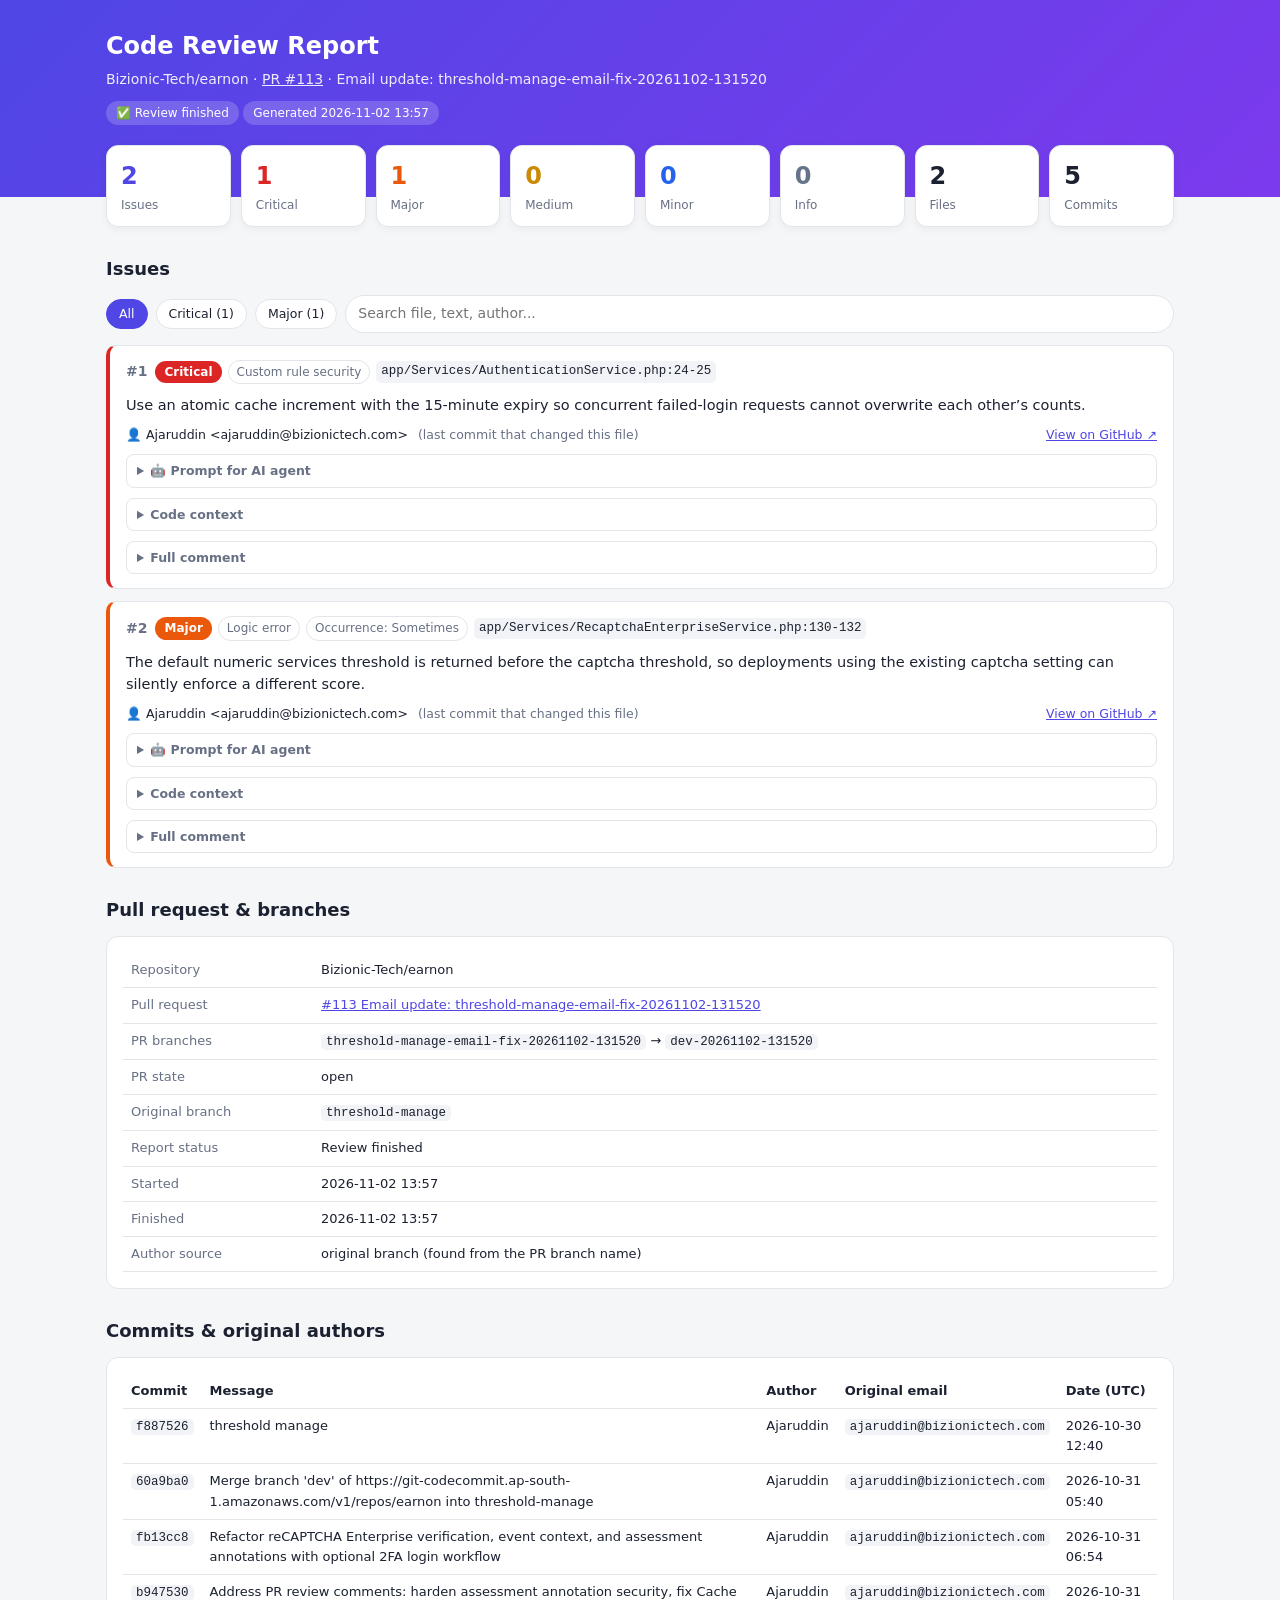
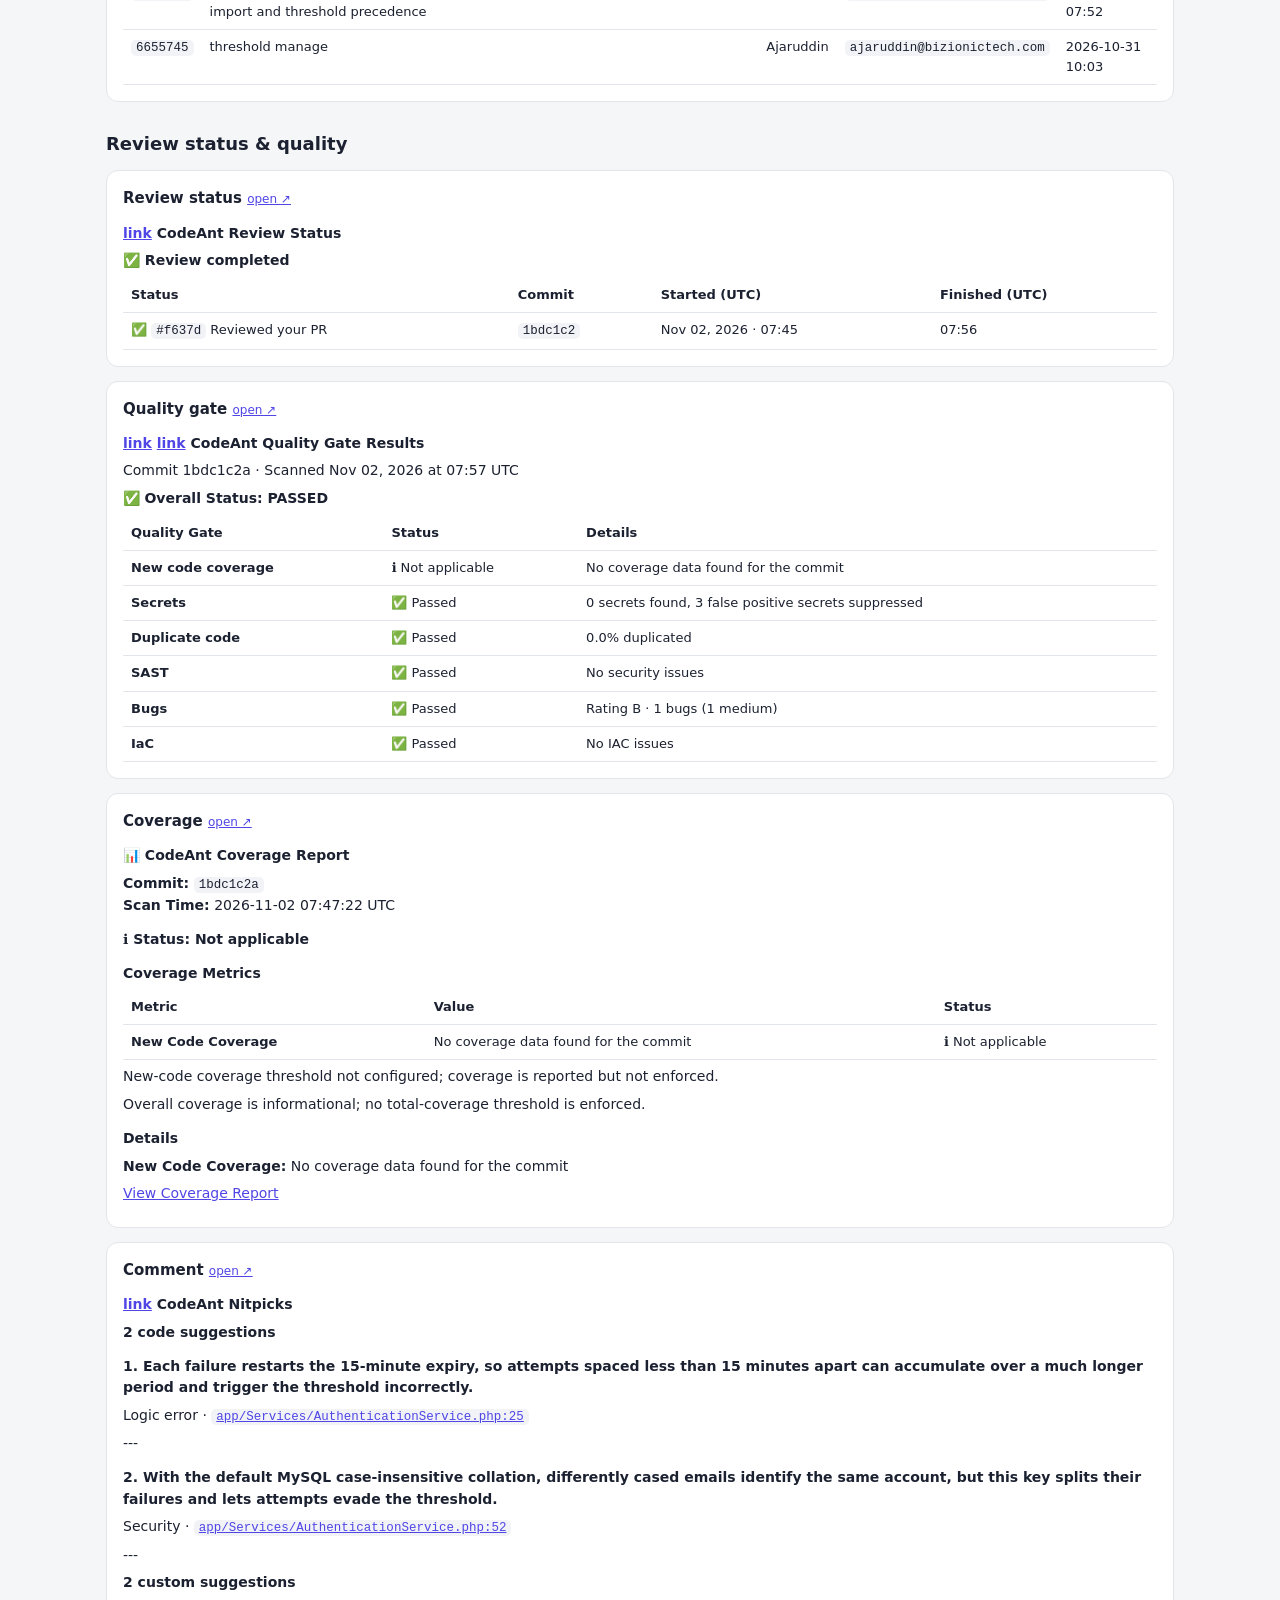
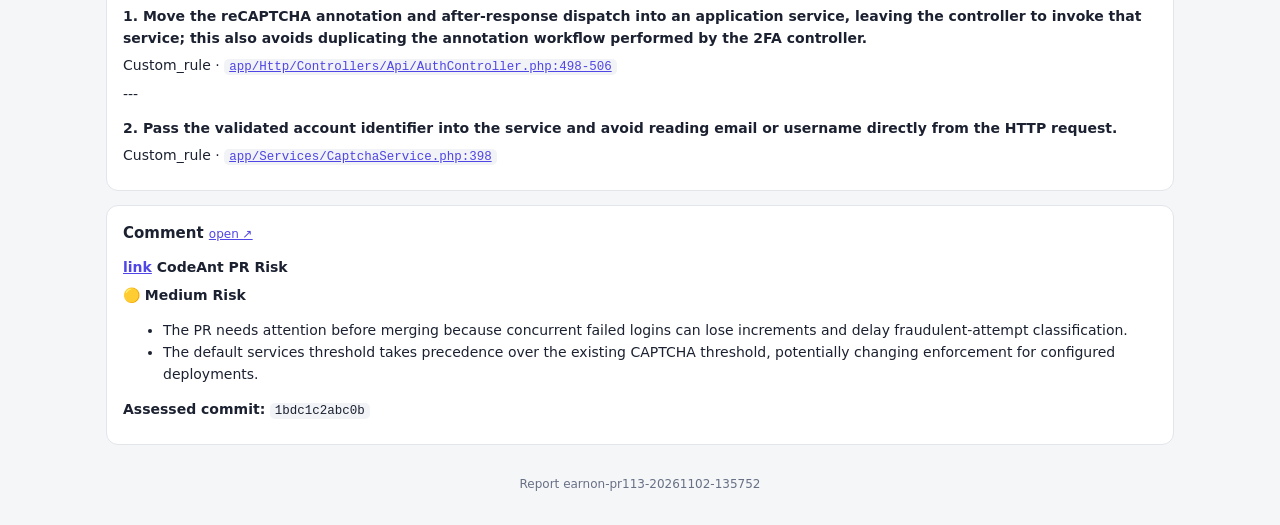
<file: reports/earnon-pr113-20261102-135752.html>
<!doctype html>
<html lang="en"><head><meta charset="utf-8"><meta name="viewport" content="width=device-width, initial-scale=1">
<title>Review report · earnon #113</title>
<style>
:root{--bg:#f5f6f8;--card:#fff;--fg:#1b2130;--muted:#677084;--line:#e2e5ea;--accent:#4f46e5;--code:#f2f3f6;
--crit:#dc2626;--major:#ea580c;--medium:#ca8a04;--minor:#2563eb;--info:#64748b;--add:#e6f6ea;--del:#fdecec;--addf:#166534;--delf:#991b1b}
@media (prefers-color-scheme:dark){:root{--bg:#0e1117;--card:#161b24;--fg:#e5e8ee;--muted:#9aa3b5;--line:#272e3a;--accent:#818cf8;--code:#0f141c;
--crit:#f87171;--major:#fb923c;--medium:#facc15;--minor:#60a5fa;--info:#94a3b8;--add:#11291a;--del:#2c1414;--addf:#86efac;--delf:#fca5a5}}
*{box-sizing:border-box}body{margin:0;background:var(--bg);color:var(--fg);font:14px/1.55 system-ui,-apple-system,"Segoe UI",Roboto,sans-serif}
a{color:var(--accent)}code{font-family:ui-monospace,SFMono-Regular,Menlo,Consolas,monospace;font-size:12.5px;background:var(--code);padding:1px 5px;border-radius:5px}
.wrap{max-width:1100px;margin:auto;padding:0 16px 40px}
header{background:linear-gradient(135deg,#4f46e5,#7c3aed);color:#fff;padding:28px 0 72px}
header .wrap{padding-bottom:0}header h1{margin:0 0 4px;font-size:24px}header p{margin:0;opacity:.9}header a{color:#fff}
.badge{display:inline-block;margin-top:10px;padding:3px 10px;border-radius:20px;background:rgba(255,255,255,.18);font-size:12px}
.cards{display:grid;grid-template-columns:repeat(auto-fit,minmax(110px,1fr));gap:10px;margin-top:-52px}
.card{background:var(--card);border:1px solid var(--line);border-radius:12px;padding:12px 14px;box-shadow:0 2px 8px rgba(0,0,0,.05)}
.card .n{font-size:24px;font-weight:700}.card .l{color:var(--muted);font-size:12px}
.card.crit .n{color:var(--crit)}.card.major .n{color:var(--major)}.card.medium .n{color:var(--medium)}.card.minor .n{color:var(--minor)}.card.info .n{color:var(--info)}.card.total .n{color:var(--accent)}
.banner{margin:16px 0 0;padding:10px 14px;border-radius:10px;background:color-mix(in srgb,var(--major) 14%,transparent);border:1px solid color-mix(in srgb,var(--major) 40%,transparent)}
h2{font-size:18px;margin:28px 0 12px}h3{font-size:15px;margin:0 0 10px}h5{font-size:14px;margin:12px 0 6px}
.panel{background:var(--card);border:1px solid var(--line);border-radius:12px;padding:16px;margin-bottom:14px}
.toolbar{display:flex;gap:8px;flex-wrap:wrap;align-items:center;margin-bottom:12px}
.fchip{border:1px solid var(--line);background:var(--card);color:var(--fg);padding:4px 12px;border-radius:20px;cursor:pointer;font:inherit;font-size:12.5px}
.fchip.on{background:var(--accent);border-color:var(--accent);color:#fff}
#q{flex:1;min-width:180px;padding:7px 12px;border:1px solid var(--line);border-radius:20px;background:var(--card);color:var(--fg);font:inherit}
.issue{background:var(--card);border:1px solid var(--line);border-left:4px solid var(--info);border-radius:10px;padding:14px 16px;margin-bottom:12px}
.issue.sev-crit{border-left-color:var(--crit)}.issue.sev-major{border-left-color:var(--major)}.issue.sev-medium{border-left-color:var(--medium)}.issue.sev-minor{border-left-color:var(--minor)}
.ihead{display:flex;gap:6px;flex-wrap:wrap;align-items:center}.num{color:var(--muted);font-weight:600;margin-right:2px}
.pill{padding:2px 9px;border-radius:20px;font-size:12px;font-weight:600;color:#fff;background:var(--info)}
.pill.crit{background:var(--crit)}.pill.major{background:var(--major)}.pill.medium{background:var(--medium);color:#1b1b1b}.pill.minor{background:var(--minor)}
.chip{padding:2px 8px;border-radius:20px;font-size:12px;border:1px solid var(--line);color:var(--muted)}
.flag{padding:1px 7px;border-radius:20px;font-size:11px;background:var(--code);color:var(--muted)}.flag.gone{color:var(--crit)}
.loc{word-break:break-all}.sugg{margin:10px 0 8px;font-size:14.5px}
.meta{display:flex;gap:10px;flex-wrap:wrap;color:var(--fg);font-size:12.5px;align-items:center}.grow{flex:1}.muted{color:var(--muted)}
details.box{margin-top:10px;border:1px solid var(--line);border-radius:8px;padding:6px 10px;position:relative}
details.box summary{cursor:pointer;color:var(--muted);font-size:12.5px;font-weight:600}
pre{background:var(--code);border-radius:8px;padding:10px;overflow:auto;white-space:pre-wrap;word-break:break-word;font-size:12.5px}
pre code{background:none;padding:0}
.diff span{display:block}.diff .add{background:var(--add);color:var(--addf)}.diff .del{background:var(--del);color:var(--delf)}.diff .hdr{color:var(--muted)}
.copy{position:absolute;right:10px;top:6px;font:inherit;font-size:12px;border:1px solid var(--line);background:var(--card);color:var(--fg);border-radius:6px;padding:2px 10px;cursor:pointer}
.tbl{overflow:auto}table{border-collapse:collapse;width:100%;font-size:13px}th,td{text-align:left;padding:7px 8px;border-bottom:1px solid var(--line);vertical-align:top}
.kv th{width:190px;color:var(--muted);font-weight:500}.md p{margin:6px 0}.reply{border-top:1px dashed var(--line);margin-top:8px}
.empty{padding:28px;text-align:center;color:var(--muted);background:var(--card);border:1px dashed var(--line);border-radius:12px}
.small{font-size:12px;font-weight:400}footer{color:var(--muted);font-size:12px;text-align:center;margin-top:30px}
@media print{header{background:#4f46e5 !important;-webkit-print-color-adjust:exact}.toolbar,.copy{display:none}details{display:block}}
</style></head>
<body>
<header><div class="wrap">
  <h1>Code Review Report</h1>
  <p>Bizionic-Tech/earnon · <a href="https://github.com/Bizionic-Tech/earnon/pull/113" target="_blank" rel="noopener noreferrer">PR #113</a> · Email update: threshold-manage-email-fix-20261102-131520</p>
  <span class="badge">✅ Review finished</span>
  <span class="badge">Generated 2026-11-02 13:57</span>
</div></header>
<main class="wrap">
  <div class="cards"><div class="card total"><div class="n">2</div><div class="l">Issues</div></div><div class="card crit"><div class="n">1</div><div class="l">Critical</div></div><div class="card major"><div class="n">1</div><div class="l">Major</div></div><div class="card medium"><div class="n">0</div><div class="l">Medium</div></div><div class="card minor"><div class="n">0</div><div class="l">Minor</div></div><div class="card info"><div class="n">0</div><div class="l">Info</div></div><div class="card plain"><div class="n">2</div><div class="l">Files</div></div><div class="card plain"><div class="n">5</div><div class="l">Commits</div></div></div>
  
  <h2>Issues</h2>
  <div class="toolbar"><button class="fchip on" data-f="all" type="button">All</button><button class="fchip crit" data-f="Critical" type="button">Critical (1)</button><button class="fchip major" data-f="Major" type="button">Major (1)</button><input id="q" type="search" placeholder="Search file, text, author..." aria-label="Search issues"></div>
  <div id="issues"><article class="issue sev-crit" data-sev="Critical" data-search="critical custom rule security app/services/authenticationservice.php use an atomic cache increment with the 15-minute expiry so concurrent failed-login requests cannot overwrite each other’s counts. ajaruddin@bizionictech.com ajaruddin">
  <div class="ihead"><span class="num">#1</span><span class="pill crit">Critical</span><span class="chip">Custom rule security</span><code class="loc">app/Services/AuthenticationService.php:24-25</code></div>
  <p class="sugg">Use an atomic cache increment with the 15-minute expiry so concurrent failed-login requests cannot overwrite each other’s counts.</p>
  <div class="meta"><span>👤 Ajaruddin &lt;ajaruddin@bizionictech.com&gt;</span><span class="muted">(last commit that changed this file)</span><span></span><span class="grow"></span><a href="https://github.com/Bizionic-Tech/earnon/pull/113#discussion_r4439941785" target="_blank" rel="noopener noreferrer">View on GitHub ↗</a></div>
  <details class="box"><summary>🤖 Prompt for AI agent</summary><button class="copy" type="button" data-copy="p1">Copy</button><pre id="p1"><code>This is a comment left during a code review.

**Path:** app/Services/AuthenticationService.php
**Line:** 24:25
**Comment:**
	*Custom Rule Security: Use an atomic cache increment with the 15-minute expiry so concurrent failed-login requests cannot overwrite each other’s counts.

Validate the correctness of the flagged issue. If correct, How can I resolve this? If you propose a fix, implement it and please make it concise.
Once fix is implemented, also check other comments on the same PR, and ask user if the user wants to fix the rest of the comments as well. if said yes, then fetch all the comments validate the correctness and implement a minimal fix</code></pre></details><details class="box"><summary>Code context</summary><pre class="diff"><code><span class="hdr">@@ -0,0 +1,54 @@</span>
<span class="add">+&lt;?php</span>
<span class="add">+</span>
<span class="add">+namespace App\Services;</span>
<span class="add">+</span>
<span class="add">+use Illuminate\Support\Facades\Cache;</span>
<span class="add">+</span>
<span class="add">+class AuthenticationService</span>
<span class="add">+{</span>
<span class="add">+    public const FAILED_ATTEMPTS_THRESHOLD = 3;</span>
<span class="add">+    public const FAILED_ATTEMPTS_TTL_MINUTES = 15;</span>
<span class="add">+</span>
<span class="add">+    public function __construct(</span>
<span class="add">+        protected ?RecaptchaEnterpriseService $recaptchaEnterpriseService = null</span>
<span class="add">+    ) {</span>
<span class="add">+        $this-&gt;recaptchaEnterpriseService = $recaptchaEnterpriseService ?? app(RecaptchaEnterpriseService::class);</span>
<span class="add">+    }</span>
<span class="add">+</span>
<span class="add">+    /**</span>
<span class="add">+     * Record a failed login attempt, increment counter, and classify as fraudulent if threshold reached.</span>
<span class="add">+     */</span>
<span class="add">+    public function recordFailedLogin(string $email, string $ip, ?string $assessmentName = null): int</span>
<span class="add">+    {</span>
<span class="add">+        $cacheKey = $this-&gt;getFailedAttemptsCacheKey($email, $ip);</span>
<span class="add">+        $attempts = (int) Cache::get($cacheKey, 0) + 1;</span>
<span class="add">+        Cache::put($cacheKey, $attempts, now()-&gt;addMinutes(self::FAILED_ATTEMPTS_TTL_MINUTES));</span></code></pre></details><details class="box"><summary>Full comment</summary><div class="md"><p><strong>Suggestion:</strong> Use an atomic cache increment with the 15-minute expiry so concurrent failed-login requests cannot overwrite each other’s counts.</p>
<p><strong>Severity Level:</strong> Critical 🚨 · 🏷️ <code>Custom_rule_security</code></p>
<p><strong>Rule source 📖</strong></p>
<p>CodeAnt dashboard (rule &quot;rules-1790680420739-jowv2yvv2&quot;)</p></div></details>
</article>
<article class="issue sev-major" data-sev="Major" data-search="major logic error app/services/recaptchaenterpriseservice.php the default numeric services threshold is returned before the captcha threshold, so deployments using the existing captcha setting can silently enforce a different score. ajaruddin@bizionictech.com ajaruddin">
  <div class="ihead"><span class="num">#2</span><span class="pill major">Major</span><span class="chip">Logic error</span><span class="chip">Occurrence: Sometimes</span><code class="loc">app/Services/RecaptchaEnterpriseService.php:130-132</code></div>
  <p class="sugg">The default numeric services threshold is returned before the captcha threshold, so deployments using the existing captcha setting can silently enforce a different score.</p>
  <div class="meta"><span>👤 Ajaruddin &lt;ajaruddin@bizionictech.com&gt;</span><span class="muted">(last commit that changed this file)</span><span></span><span class="grow"></span><a href="https://github.com/Bizionic-Tech/earnon/pull/113#discussion_r4440002062" target="_blank" rel="noopener noreferrer">View on GitHub ↗</a></div>
  <details class="box"><summary>🤖 Prompt for AI agent</summary><button class="copy" type="button" data-copy="p2">Copy</button><pre id="p2"><code>This is a comment left during a code review.

**Path:** app/Services/RecaptchaEnterpriseService.php
**Line:** 130:132
**Comment:**
	*Logic Error: The default numeric services threshold is returned before the captcha threshold, so deployments using the existing captcha setting can silently enforce a different score.

Validate the correctness of the flagged issue. If correct, How can I resolve this? If you propose a fix, implement it and please make it concise.
Once fix is implemented, also check other comments on the same PR, and ask user if the user wants to fix the rest of the comments as well. if said yes, then fetch all the comments validate the correctness and implement a minimal fix</code></pre></details><details class="box"><summary>Code context</summary><pre class="diff"><code><span class="hdr">@@ -122,6 +122,16 @@ public function getScoreThreshold(): float</span>
<span class="">             return $this-&gt;clampThreshold((float) $raw);</span>
<span class="">         }</span>
<span class=""> </span>
<span class="add">+        $legacyEnv = env(&#x27;RECAPTCHA_ENTERPRISE_SCORE_THRESHOLD&#x27;);</span>
<span class="add">+        if ($legacyEnv !== null &amp;&amp; is_numeric($legacyEnv)) {</span>
<span class="add">+            return $this-&gt;clampThreshold((float) $legacyEnv);</span>
<span class="add">+        }</span>
<span class="add">+</span>
<span class="add">+        $servicesThreshold = config(&#x27;services.recaptcha.threshold&#x27;);</span>
<span class="add">+        if ($servicesThreshold !== null &amp;&amp; is_numeric($servicesThreshold)) {</span>
<span class="add">+            return $this-&gt;clampThreshold((float) $servicesThreshold);</span></code></pre></details><details class="box"><summary>Full comment</summary><div class="md"><p><strong>Suggestion:</strong> The default numeric services threshold is returned before the captcha threshold, so deployments using the existing captcha setting can silently enforce a different score.</p>
<p><strong>Assessment:</strong> 🟠 <code>Major</code> · 🔁 <code>Occurrence: Sometimes</code> · 🏷️ <code>Logic error</code></p></div></details>
</article></div>
  <h2>Pull request &amp; branches</h2>
  <section class="panel"><div class="tbl"><table class="kv"><tr><th>Repository</th><td>Bizionic-Tech/earnon</td></tr><tr><th>Pull request</th><td><a href="https://github.com/Bizionic-Tech/earnon/pull/113" target="_blank" rel="noopener noreferrer">#113 Email update: threshold-manage-email-fix-20261102-131520</a></td></tr><tr><th>PR branches</th><td><code>threshold-manage-email-fix-20261102-131520</code> → <code>dev-20261102-131520</code></td></tr><tr><th>PR state</th><td>open</td></tr><tr><th>Original branch</th><td><code>threshold-manage</code></td></tr><tr><th>Report status</th><td>Review finished</td></tr><tr><th>Started</th><td>2026-11-02 13:57</td></tr><tr><th>Finished</th><td>2026-11-02 13:57</td></tr><tr><th>Author source</th><td>original branch (found from the PR branch name)</td></tr></table></div></section>
  <h2>Commits &amp; original authors</h2>
  <section class="panel"><div class="tbl"><table><thead><tr><th>Commit</th><th>Message</th><th>Author</th><th>Original email</th><th>Date (UTC)</th></tr></thead><tbody><tr><td><code>f887526</code></td><td>threshold manage</td><td>Ajaruddin</td><td><code>ajaruddin@bizionictech.com</code></td><td>2026-10-30 12:40</td></tr><tr><td><code>60a9ba0</code></td><td>Merge branch &#x27;dev&#x27; of https://git-codecommit.ap-south-1.amazonaws.com/v1/repos/earnon into threshold-manage</td><td>Ajaruddin</td><td><code>ajaruddin@bizionictech.com</code></td><td>2026-10-31 05:40</td></tr><tr><td><code>fb13cc8</code></td><td>Refactor reCAPTCHA Enterprise verification, event context, and assessment annotations with optional 2FA login workflow</td><td>Ajaruddin</td><td><code>ajaruddin@bizionictech.com</code></td><td>2026-10-31 06:54</td></tr><tr><td><code>b947530</code></td><td>Address PR review comments: harden assessment annotation security, fix Cache import and threshold precedence</td><td>Ajaruddin</td><td><code>ajaruddin@bizionictech.com</code></td><td>2026-10-31 07:52</td></tr><tr><td><code>6655745</code></td><td>threshold manage</td><td>Ajaruddin</td><td><code>ajaruddin@bizionictech.com</code></td><td>2026-10-31 10:03</td></tr></tbody></table></div></section>
  <h2>Review status &amp; quality</h2><section class="panel"><h3>Review status <a class=small href="https://github.com/Bizionic-Tech/earnon/pull/113#issuecomment-6571835635" target=_blank rel="noopener noreferrer">open ↗</a></h3><div class="md"><h5><a href="https://codeant.ai/" target="_blank" rel="noopener noreferrer">link</a>  CodeAnt Review Status</h5>
<p><strong>✅  Review completed</strong></p>
<div class="tbl"><table><thead><tr><th>Status</th><th>Commit</th><th>Started (UTC)</th><th>Finished (UTC)</th></tr></thead><tbody><tr><td>✅  <code>#f637d</code> Reviewed your PR</td><td><code>1bdc1c2</code></td><td>Nov 02, 2026 · 07:45</td><td>07:56</td></tr></tbody></table></div></div></section><section class="panel"><h3>Quality gate <a class=small href="https://github.com/Bizionic-Tech/earnon/pull/113#issuecomment-6571868403" target=_blank rel="noopener noreferrer">open ↗</a></h3><div class="md"><h5><a href="https://app.codeant.ai/quality-gates/results?repo=Bizionic-Tech/earnon&amp;commit_id=1bdc1c2abc0b87b7230a11b5641c2fff21f3e14c&amp;service=github" target="_blank" rel="noopener noreferrer">link</a> <a href="https://codeant.ai/" target="_blank" rel="noopener noreferrer">link</a>  CodeAnt Quality Gate Results</h5>
<p>Commit 1bdc1c2a · Scanned Nov 02, 2026 at 07:57 UTC</p>
<p>✅  <strong>Overall Status: PASSED</strong></p>
<div class="tbl"><table><thead><tr><th>Quality Gate</th><th>Status</th><th>Details</th></tr></thead><tbody><tr><td><strong>New code coverage</strong></td><td>ℹ️  Not applicable</td><td>No coverage data found for the commit</td></tr><tr><td><strong>Secrets</strong></td><td>✅  Passed</td><td>0 secrets found, 3 false positive secrets suppressed</td></tr><tr><td><strong>Duplicate code</strong></td><td>✅  Passed</td><td>0.0% duplicated</td></tr><tr><td><strong>SAST</strong></td><td>✅  Passed</td><td>No security issues</td></tr><tr><td><strong>Bugs</strong></td><td>✅  Passed</td><td>Rating B · 1 bugs (1 medium)</td></tr><tr><td><strong>IaC</strong></td><td>✅  Passed</td><td>No IAC issues</td></tr></tbody></table></div></div></section><section class="panel"><h3>Coverage <a class=small href="https://github.com/Bizionic-Tech/earnon/pull/113#issuecomment-6571868819" target=_blank rel="noopener noreferrer">open ↗</a></h3><div class="md"><h5>📊 CodeAnt Coverage Report</h5>
<p><strong>Commit:</strong> <code>1bdc1c2a</code><br><strong>Scan Time:</strong> 2026-11-02 07:47:22 UTC</p>
<h5>ℹ️ Status: Not applicable</h5>
<h5>Coverage Metrics</h5>
<div class="tbl"><table><thead><tr><th>Metric</th><th>Value</th><th>Status</th></tr></thead><tbody><tr><td><strong>New Code Coverage</strong></td><td>No coverage data found for the commit</td><td>ℹ️ Not applicable</td></tr></tbody></table></div>
<p>New-code coverage threshold not configured; coverage is reported but not enforced.</p>
<p>Overall coverage is informational; no total-coverage threshold is enforced.</p>
<h5>Details</h5>
<p><strong>New Code Coverage:</strong> No coverage data found for the commit</p>
<p><a href="https://app.codeant.ai/pr/analysis/coverage/test-coverage/?repo=Bizionic-Tech/earnon&amp;module=&amp;commit_id=1bdc1c2abc0b87b7230a11b5641c2fff21f3e14c&amp;service=github" target="_blank" rel="noopener noreferrer">View Coverage Report</a></p></div></section><section class="panel"><h3>Comment <a class=small href="https://github.com/Bizionic-Tech/earnon/pull/113#issuecomment-6571871553" target=_blank rel="noopener noreferrer">open ↗</a></h3><div class="md"><h5><a href="https://codeant.ai/" target="_blank" rel="noopener noreferrer">link</a>  CodeAnt Nitpicks</h5>
<p><strong>2 code suggestions</strong></p>
<h5>1. Each failure restarts the 15-minute expiry, so attempts spaced less than 15 minutes apart can accumulate over a much longer period and trigger the threshold incorrectly.</h5>
<p>Logic error · <a href="https://github.com/Bizionic-Tech/earnon/pull/113/files#diff-78e0a5e3303f705d74ecacf205e82b4171504f5aaeb7caab7c554e22e14f28f8R25-R25" target="_blank" rel="noopener noreferrer"><code>app/Services/AuthenticationService.php:25</code></a></p>
<p>---</p>
<h5>2. With the default MySQL case-insensitive collation, differently cased emails identify the same account, but this key splits their failures and lets attempts evade the threshold.</h5>
<p>Security · <a href="https://github.com/Bizionic-Tech/earnon/pull/113/files#diff-78e0a5e3303f705d74ecacf205e82b4171504f5aaeb7caab7c554e22e14f28f8R52-R52" target="_blank" rel="noopener noreferrer"><code>app/Services/AuthenticationService.php:52</code></a></p>
<p>---</p>
<p><strong>2 custom suggestions</strong></p>
<h5>1. Move the reCAPTCHA annotation and after-response dispatch into an application service, leaving the controller to invoke that service; this also avoids duplicating the annotation workflow performed by the 2FA controller.</h5>
<p>Custom_rule · <a href="https://github.com/Bizionic-Tech/earnon/pull/113/files#diff-ad6f5ce68221913af0e24dc74b618133cc1f3d1637f388a6bb3f9fe5f31947e0R498-R506" target="_blank" rel="noopener noreferrer"><code>app/Http/Controllers/Api/AuthController.php:498-506</code></a></p>
<p>---</p>
<h5>2. Pass the validated account identifier into the service and avoid reading email or username directly from the HTTP request.</h5>
<p>Custom_rule · <a href="https://github.com/Bizionic-Tech/earnon/pull/113/files#diff-1c2ff23ea8a6a9281dd728c5b55dc0bec2c820f0bf1d62bcaf0f641f31427307R398-R398" target="_blank" rel="noopener noreferrer"><code>app/Services/CaptchaService.php:398</code></a></p></div></section><section class="panel"><h3>Comment <a class=small href="https://github.com/Bizionic-Tech/earnon/pull/113#issuecomment-6572029698" target=_blank rel="noopener noreferrer">open ↗</a></h3><div class="md"><h5><a href="https://codeant.ai/" target="_blank" rel="noopener noreferrer">link</a>  CodeAnt PR Risk</h5>
<p><strong>🟡  Medium Risk</strong></p>
<ul><li>The PR needs attention before merging because concurrent failed logins can lose increments and delay fraudulent-attempt classification.</li><li>The default services threshold takes precedence over the existing CAPTCHA threshold, potentially changing enforcement for configured deployments.</li></ul>
<p><strong>Assessed commit:</strong> <code>1bdc1c2abc0b</code></p></div></section>
  <footer>Report earnon-pr113-20261102-135752</footer>
</main>
<script>
(function(){
  var f="all", q=document.getElementById("q");
  function apply(){var t=(q&&q.value||"").toLowerCase();
    document.querySelectorAll(".issue").forEach(function(e){
      var ok=(f==="all"||e.getAttribute("data-sev")===f)&&(!t||e.getAttribute("data-search").indexOf(t)>=0);
      e.style.display=ok?"":"none";});}
  document.querySelectorAll(".fchip").forEach(function(b){b.addEventListener("click",function(){
    f=b.getAttribute("data-f");document.querySelectorAll(".fchip").forEach(function(x){x.classList.toggle("on",x===b);});apply();});});
  if(q)q.addEventListener("input",apply);
  document.querySelectorAll(".copy").forEach(function(b){b.addEventListener("click",function(){
    var el=document.getElementById(b.getAttribute("data-copy")), txt=el?el.innerText:"";
    function done(){b.textContent="Copied";setTimeout(function(){b.textContent="Copy";},1500);}
    if(navigator.clipboard&&window.isSecureContext){navigator.clipboard.writeText(txt).then(done,fallback);}else fallback();
    function fallback(){var ta=document.createElement("textarea");ta.value=txt;document.body.appendChild(ta);ta.select();
      try{document.execCommand("copy");done();}catch(e){}document.body.removeChild(ta);}
  });});
})();
</script>
</body></html>
</file>
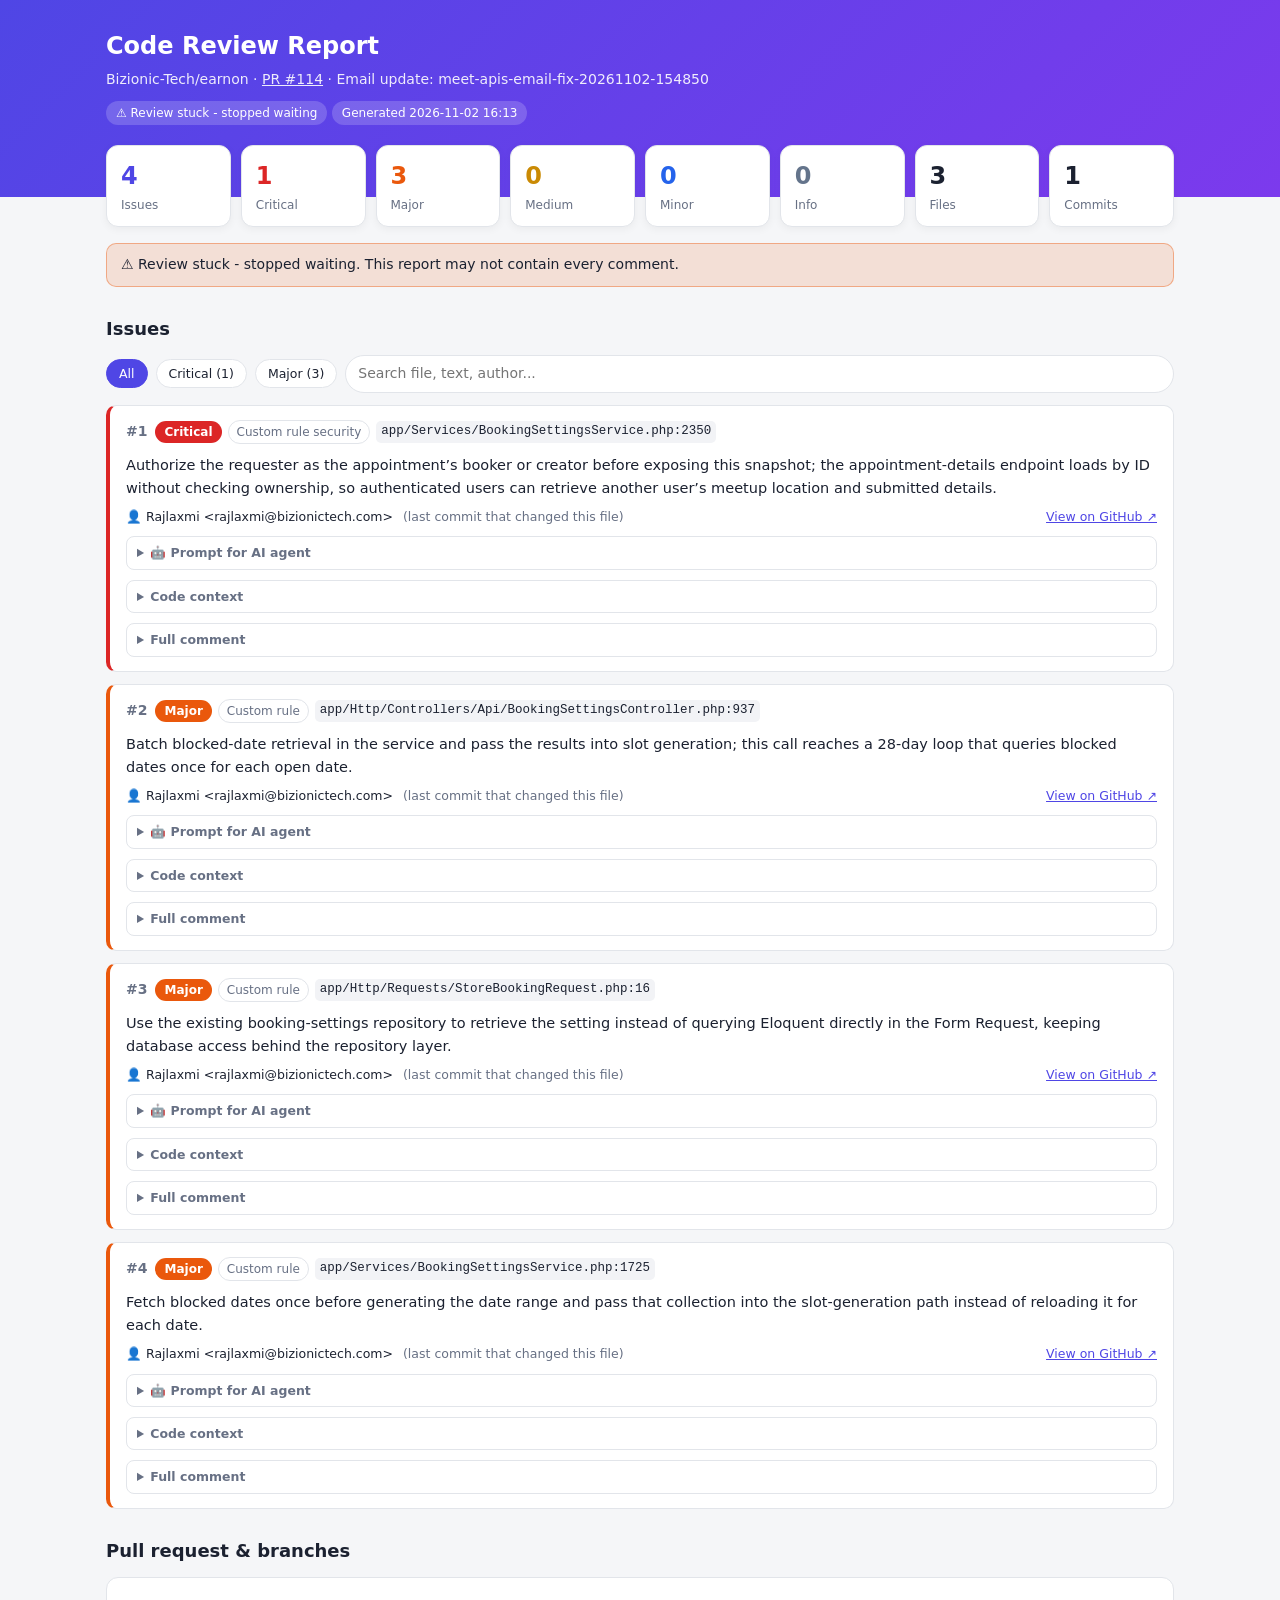
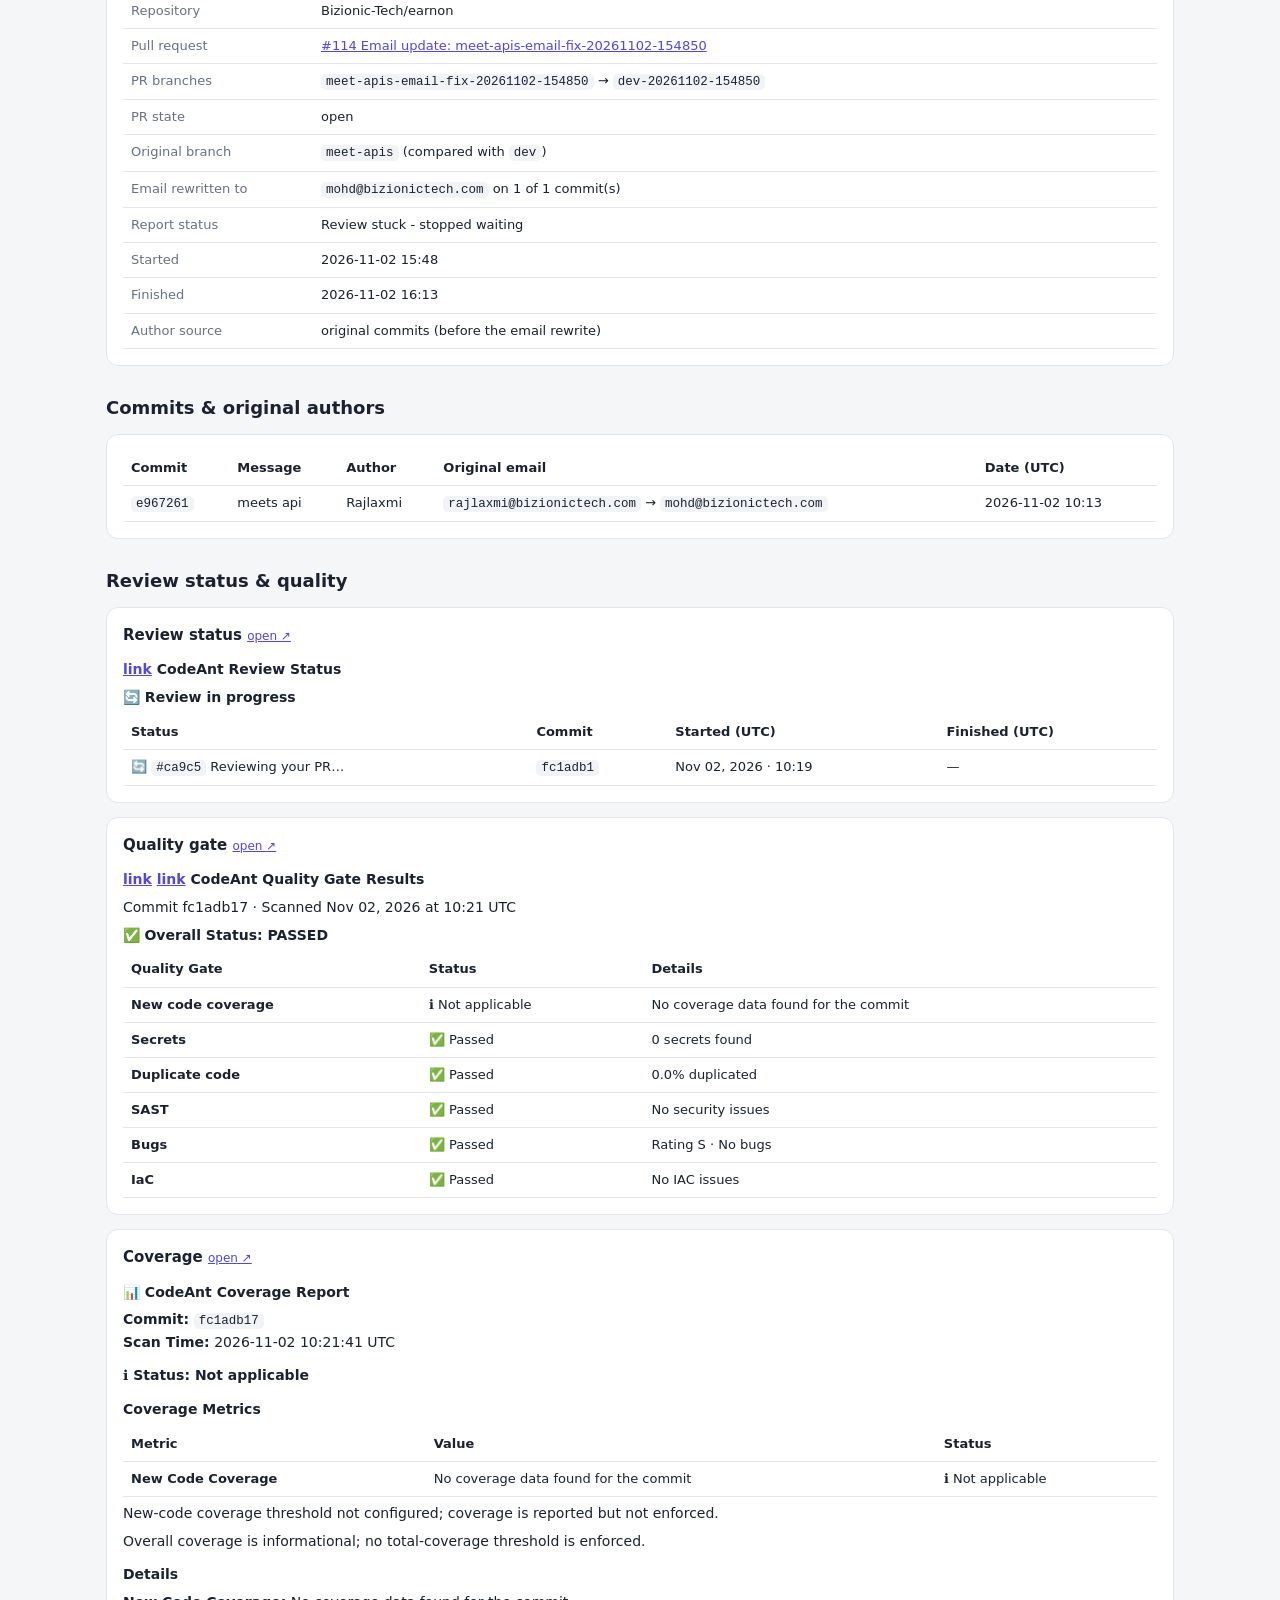
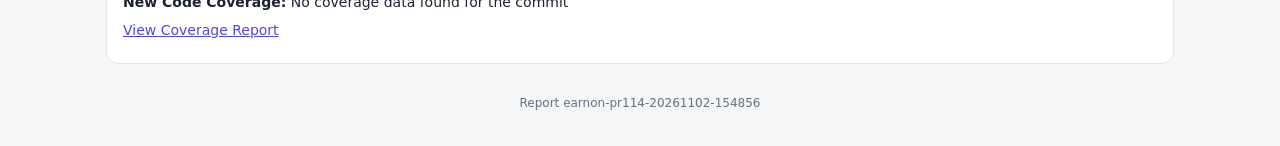
<file: reports/earnon-pr114-20261102-154856.html>
<!doctype html>
<html lang="en"><head><meta charset="utf-8"><meta name="viewport" content="width=device-width, initial-scale=1">
<title>Review report · earnon #114</title>
<style>
:root{--bg:#f5f6f8;--card:#fff;--fg:#1b2130;--muted:#677084;--line:#e2e5ea;--accent:#4f46e5;--code:#f2f3f6;
--crit:#dc2626;--major:#ea580c;--medium:#ca8a04;--minor:#2563eb;--info:#64748b;--add:#e6f6ea;--del:#fdecec;--addf:#166534;--delf:#991b1b}
@media (prefers-color-scheme:dark){:root{--bg:#0e1117;--card:#161b24;--fg:#e5e8ee;--muted:#9aa3b5;--line:#272e3a;--accent:#818cf8;--code:#0f141c;
--crit:#f87171;--major:#fb923c;--medium:#facc15;--minor:#60a5fa;--info:#94a3b8;--add:#11291a;--del:#2c1414;--addf:#86efac;--delf:#fca5a5}}
*{box-sizing:border-box}body{margin:0;background:var(--bg);color:var(--fg);font:14px/1.55 system-ui,-apple-system,"Segoe UI",Roboto,sans-serif}
a{color:var(--accent)}code{font-family:ui-monospace,SFMono-Regular,Menlo,Consolas,monospace;font-size:12.5px;background:var(--code);padding:1px 5px;border-radius:5px}
.wrap{max-width:1100px;margin:auto;padding:0 16px 40px}
header{background:linear-gradient(135deg,#4f46e5,#7c3aed);color:#fff;padding:28px 0 72px}
header .wrap{padding-bottom:0}header h1{margin:0 0 4px;font-size:24px}header p{margin:0;opacity:.9}header a{color:#fff}
.badge{display:inline-block;margin-top:10px;padding:3px 10px;border-radius:20px;background:rgba(255,255,255,.18);font-size:12px}
.cards{display:grid;grid-template-columns:repeat(auto-fit,minmax(110px,1fr));gap:10px;margin-top:-52px}
.card{background:var(--card);border:1px solid var(--line);border-radius:12px;padding:12px 14px;box-shadow:0 2px 8px rgba(0,0,0,.05)}
.card .n{font-size:24px;font-weight:700}.card .l{color:var(--muted);font-size:12px}
.card.crit .n{color:var(--crit)}.card.major .n{color:var(--major)}.card.medium .n{color:var(--medium)}.card.minor .n{color:var(--minor)}.card.info .n{color:var(--info)}.card.total .n{color:var(--accent)}
.banner{margin:16px 0 0;padding:10px 14px;border-radius:10px;background:color-mix(in srgb,var(--major) 14%,transparent);border:1px solid color-mix(in srgb,var(--major) 40%,transparent)}
h2{font-size:18px;margin:28px 0 12px}h3{font-size:15px;margin:0 0 10px}h5{font-size:14px;margin:12px 0 6px}
.panel{background:var(--card);border:1px solid var(--line);border-radius:12px;padding:16px;margin-bottom:14px}
.toolbar{display:flex;gap:8px;flex-wrap:wrap;align-items:center;margin-bottom:12px}
.fchip{border:1px solid var(--line);background:var(--card);color:var(--fg);padding:4px 12px;border-radius:20px;cursor:pointer;font:inherit;font-size:12.5px}
.fchip.on{background:var(--accent);border-color:var(--accent);color:#fff}
#q{flex:1;min-width:180px;padding:7px 12px;border:1px solid var(--line);border-radius:20px;background:var(--card);color:var(--fg);font:inherit}
.issue{background:var(--card);border:1px solid var(--line);border-left:4px solid var(--info);border-radius:10px;padding:14px 16px;margin-bottom:12px}
.issue.sev-crit{border-left-color:var(--crit)}.issue.sev-major{border-left-color:var(--major)}.issue.sev-medium{border-left-color:var(--medium)}.issue.sev-minor{border-left-color:var(--minor)}
.ihead{display:flex;gap:6px;flex-wrap:wrap;align-items:center}.num{color:var(--muted);font-weight:600;margin-right:2px}
.pill{padding:2px 9px;border-radius:20px;font-size:12px;font-weight:600;color:#fff;background:var(--info)}
.pill.crit{background:var(--crit)}.pill.major{background:var(--major)}.pill.medium{background:var(--medium);color:#1b1b1b}.pill.minor{background:var(--minor)}
.chip{padding:2px 8px;border-radius:20px;font-size:12px;border:1px solid var(--line);color:var(--muted)}
.flag{padding:1px 7px;border-radius:20px;font-size:11px;background:var(--code);color:var(--muted)}.flag.gone{color:var(--crit)}
.loc{word-break:break-all}.sugg{margin:10px 0 8px;font-size:14.5px}
.meta{display:flex;gap:10px;flex-wrap:wrap;color:var(--fg);font-size:12.5px;align-items:center}.grow{flex:1}.muted{color:var(--muted)}
details.box{margin-top:10px;border:1px solid var(--line);border-radius:8px;padding:6px 10px;position:relative}
details.box summary{cursor:pointer;color:var(--muted);font-size:12.5px;font-weight:600}
pre{background:var(--code);border-radius:8px;padding:10px;overflow:auto;white-space:pre-wrap;word-break:break-word;font-size:12.5px}
pre code{background:none;padding:0}
.diff span{display:block}.diff .add{background:var(--add);color:var(--addf)}.diff .del{background:var(--del);color:var(--delf)}.diff .hdr{color:var(--muted)}
.copy{position:absolute;right:10px;top:6px;font:inherit;font-size:12px;border:1px solid var(--line);background:var(--card);color:var(--fg);border-radius:6px;padding:2px 10px;cursor:pointer}
.tbl{overflow:auto}table{border-collapse:collapse;width:100%;font-size:13px}th,td{text-align:left;padding:7px 8px;border-bottom:1px solid var(--line);vertical-align:top}
.kv th{width:190px;color:var(--muted);font-weight:500}.md p{margin:6px 0}.reply{border-top:1px dashed var(--line);margin-top:8px}
.empty{padding:28px;text-align:center;color:var(--muted);background:var(--card);border:1px dashed var(--line);border-radius:12px}
.small{font-size:12px;font-weight:400}footer{color:var(--muted);font-size:12px;text-align:center;margin-top:30px}
@media print{header{background:#4f46e5 !important;-webkit-print-color-adjust:exact}.toolbar,.copy{display:none}details{display:block}}
</style></head>
<body>
<header><div class="wrap">
  <h1>Code Review Report</h1>
  <p>Bizionic-Tech/earnon · <a href="https://github.com/Bizionic-Tech/earnon/pull/114" target="_blank" rel="noopener noreferrer">PR #114</a> · Email update: meet-apis-email-fix-20261102-154850</p>
  <span class="badge">⚠️ Review stuck - stopped waiting</span>
  <span class="badge">Generated 2026-11-02 16:13</span>
</div></header>
<main class="wrap">
  <div class="cards"><div class="card total"><div class="n">4</div><div class="l">Issues</div></div><div class="card crit"><div class="n">1</div><div class="l">Critical</div></div><div class="card major"><div class="n">3</div><div class="l">Major</div></div><div class="card medium"><div class="n">0</div><div class="l">Medium</div></div><div class="card minor"><div class="n">0</div><div class="l">Minor</div></div><div class="card info"><div class="n">0</div><div class="l">Info</div></div><div class="card plain"><div class="n">3</div><div class="l">Files</div></div><div class="card plain"><div class="n">1</div><div class="l">Commits</div></div></div>
  <div class="banner">⚠️ Review stuck - stopped waiting. This report may not contain every comment.</div>
  <h2>Issues</h2>
  <div class="toolbar"><button class="fchip on" data-f="all" type="button">All</button><button class="fchip crit" data-f="Critical" type="button">Critical (1)</button><button class="fchip major" data-f="Major" type="button">Major (3)</button><input id="q" type="search" placeholder="Search file, text, author..." aria-label="Search issues"></div>
  <div id="issues"><article class="issue sev-crit" data-sev="Critical" data-search="critical custom rule security app/services/bookingsettingsservice.php authorize the requester as the appointment’s booker or creator before exposing this snapshot; the appointment-details endpoint loads by id without checking ownership, so authenticated users can retrieve another user’s meetup location and submitted details. rajlaxmi@bizionictech.com rajlaxmi">
  <div class="ihead"><span class="num">#1</span><span class="pill crit">Critical</span><span class="chip">Custom rule security</span><code class="loc">app/Services/BookingSettingsService.php:2350</code></div>
  <p class="sugg">Authorize the requester as the appointment’s booker or creator before exposing this snapshot; the appointment-details endpoint loads by ID without checking ownership, so authenticated users can retrieve another user’s meetup location and submitted details.</p>
  <div class="meta"><span>👤 Rajlaxmi &lt;rajlaxmi@bizionictech.com&gt;</span><span class="muted">(last commit that changed this file)</span><span></span><span class="grow"></span><a href="https://github.com/Bizionic-Tech/earnon/pull/114#discussion_r4441218351" target="_blank" rel="noopener noreferrer">View on GitHub ↗</a></div>
  <details class="box"><summary>🤖 Prompt for AI agent</summary><button class="copy" type="button" data-copy="p1">Copy</button><pre id="p1"><code>This is a comment left during a code review.

**Path:** app/Services/BookingSettingsService.php
**Line:** 2350:2350
**Comment:**
	*Custom Rule Security: Authorize the requester as the appointment’s booker or creator before exposing this snapshot; the appointment-details endpoint loads by ID without checking ownership, so authenticated users can retrieve another user’s meetup location and submitted details.

Validate the correctness of the flagged issue. If correct, How can I resolve this? If you propose a fix, implement it and please make it concise.
Once fix is implemented, also check other comments on the same PR, and ask user if the user wants to fix the rest of the comments as well. if said yes, then fetch all the comments validate the correctness and implement a minimal fix</code></pre></details><details class="box"><summary>Code context</summary><pre class="diff"><code><span class="hdr">@@ -2325,6 +2346,9 @@ private function formatAppointmentResponse($appointment, $customer, $request = n</span>
<span class="">                 &#x27;dispute&#x27; =&gt; $otherData[&#x27;dispute&#x27;] ?? null,</span>
<span class="">             ],</span>
<span class=""> </span>
<span class="add">+            // Meetup Booking: experience, meeting location, details and the creator&#x27;s suggested time (proposal)</span>
<span class="add">+            &#x27;meetup&#x27; =&gt; $appointment-&gt;isMeetup() ? $appointment-&gt;meetupData() : null,</span></code></pre></details><details class="box"><summary>Full comment</summary><div class="md"><p><strong>Suggestion:</strong> Authorize the requester as the appointment’s booker or creator before exposing this snapshot; the appointment-details endpoint loads by ID without checking ownership, so authenticated users can retrieve another user’s meetup location and submitted details.</p>
<p><strong>Severity Level:</strong> Critical 🚨 · 🏷️ <code>Custom_rule_security</code></p>
<p><strong>Rule source 📖</strong></p>
<p>CodeAnt dashboard (rule &quot;rules-1790680366773-dxon84tjo&quot;)</p></div></details>
</article>
<article class="issue sev-major" data-sev="Major" data-search="major custom rule app/http/controllers/api/bookingsettingscontroller.php batch blocked-date retrieval in the service and pass the results into slot generation; this call reaches a 28-day loop that queries blocked dates once for each open date. rajlaxmi@bizionictech.com rajlaxmi">
  <div class="ihead"><span class="num">#2</span><span class="pill major">Major</span><span class="chip">Custom rule</span><code class="loc">app/Http/Controllers/Api/BookingSettingsController.php:937</code></div>
  <p class="sugg">Batch blocked-date retrieval in the service and pass the results into slot generation; this call reaches a 28-day loop that queries blocked dates once for each open date.</p>
  <div class="meta"><span>👤 Rajlaxmi &lt;rajlaxmi@bizionictech.com&gt;</span><span class="muted">(last commit that changed this file)</span><span></span><span class="grow"></span><a href="https://github.com/Bizionic-Tech/earnon/pull/114#discussion_r4441218298" target="_blank" rel="noopener noreferrer">View on GitHub ↗</a></div>
  <details class="box"><summary>🤖 Prompt for AI agent</summary><button class="copy" type="button" data-copy="p2">Copy</button><pre id="p2"><code>This is a comment left during a code review.

**Path:** app/Http/Controllers/Api/BookingSettingsController.php
**Line:** 937:937
**Comment:**
	*Custom Rule: Batch blocked-date retrieval in the service and pass the results into slot generation; this call reaches a 28-day loop that queries blocked dates once for each open date.

Validate the correctness of the flagged issue. If correct, How can I resolve this? If you propose a fix, implement it and please make it concise.
Once fix is implemented, also check other comments on the same PR, and ask user if the user wants to fix the rest of the comments as well. if said yes, then fetch all the comments validate the correctness and implement a minimal fix</code></pre></details><details class="box"><summary>Code context</summary><pre class="diff"><code><span class="hdr">@@ -933,6 +933,12 @@ public function getUserPriceDurations(GetUserPriceDurationsRequest $request): Js</span>
<span class="">                 ], 200);</span>
<span class="">             }</span>
<span class=""> </span>
<span class="add">+            // Meetup services are priced per experience + duration, with meeting locations and open start times</span>
<span class="add">+            $meetup = $this-&gt;bookingSettingsService-&gt;getMeetupServiceSettings((int)$bookingSettingsId, (int)$availabilityId);</span></code></pre></details><details class="box"><summary>Full comment</summary><div class="md"><p><strong>Suggestion:</strong> Batch blocked-date retrieval in the service and pass the results into slot generation; this call reaches a 28-day loop that queries blocked dates once for each open date.</p>
<p><strong>Severity Level:</strong> Major ⚠️ · 🏷️ <code>Custom_rule</code></p>
<p><strong>Rule source 📖</strong></p>
<p>CodeAnt dashboard (rule &quot;rules-1791630715722-yoypjvtra&quot;)</p></div></details>
</article>
<article class="issue sev-major" data-sev="Major" data-search="major custom rule app/http/requests/storebookingrequest.php use the existing booking-settings repository to retrieve the setting instead of querying eloquent directly in the form request, keeping database access behind the repository layer. rajlaxmi@bizionictech.com rajlaxmi">
  <div class="ihead"><span class="num">#3</span><span class="pill major">Major</span><span class="chip">Custom rule</span><code class="loc">app/Http/Requests/StoreBookingRequest.php:16</code></div>
  <p class="sugg">Use the existing booking-settings repository to retrieve the setting instead of querying Eloquent directly in the Form Request, keeping database access behind the repository layer.</p>
  <div class="meta"><span>👤 Rajlaxmi &lt;rajlaxmi@bizionictech.com&gt;</span><span class="muted">(last commit that changed this file)</span><span></span><span class="grow"></span><a href="https://github.com/Bizionic-Tech/earnon/pull/114#discussion_r4441218314" target="_blank" rel="noopener noreferrer">View on GitHub ↗</a></div>
  <details class="box"><summary>🤖 Prompt for AI agent</summary><button class="copy" type="button" data-copy="p3">Copy</button><pre id="p3"><code>This is a comment left during a code review.

**Path:** app/Http/Requests/StoreBookingRequest.php
**Line:** 16:16
**Comment:**
	*Custom Rule: Use the existing booking-settings repository to retrieve the setting instead of querying Eloquent directly in the Form Request, keeping database access behind the repository layer.

Validate the correctness of the flagged issue. If correct, How can I resolve this? If you propose a fix, implement it and please make it concise.
Once fix is implemented, also check other comments on the same PR, and ask user if the user wants to fix the rest of the comments as well. if said yes, then fetch all the comments validate the correctness and implement a minimal fix</code></pre></details><details class="box"><summary>Code context</summary><pre class="diff"><code><span class="hdr">@@ -13,8 +13,15 @@ public function authorize()</span>
<span class="">     </span>
<span class="">     public function rules()</span>
<span class="">     {</span>
<span class="add">+        $setting = \App\Models\BookingSettings::find($this-&gt;input(&#x27;booking_settings_id&#x27;));</span></code></pre></details><details class="box"><summary>Full comment</summary><div class="md"><p><strong>Suggestion:</strong> Use the existing booking-settings repository to retrieve the setting instead of querying Eloquent directly in the Form Request, keeping database access behind the repository layer.</p>
<p><strong>Severity Level:</strong> Major ⚠️ · 🏷️ <code>Custom_rule</code></p>
<p><strong>Rule source 📖</strong></p>
<p>CodeAnt dashboard (rule &quot;rules-1790679788112-sc6voma24&quot;)</p></div></details>
</article>
<article class="issue sev-major" data-sev="Major" data-search="major custom rule app/services/bookingsettingsservice.php fetch blocked dates once before generating the date range and pass that collection into the slot-generation path instead of reloading it for each date. rajlaxmi@bizionictech.com rajlaxmi">
  <div class="ihead"><span class="num">#4</span><span class="pill major">Major</span><span class="chip">Custom rule</span><code class="loc">app/Services/BookingSettingsService.php:1725</code></div>
  <p class="sugg">Fetch blocked dates once before generating the date range and pass that collection into the slot-generation path instead of reloading it for each date.</p>
  <div class="meta"><span>👤 Rajlaxmi &lt;rajlaxmi@bizionictech.com&gt;</span><span class="muted">(last commit that changed this file)</span><span></span><span class="grow"></span><a href="https://github.com/Bizionic-Tech/earnon/pull/114#discussion_r4441218333" target="_blank" rel="noopener noreferrer">View on GitHub ↗</a></div>
  <details class="box"><summary>🤖 Prompt for AI agent</summary><button class="copy" type="button" data-copy="p4">Copy</button><pre id="p4"><code>This is a comment left during a code review.

**Path:** app/Services/BookingSettingsService.php
**Line:** 1725:1725
**Comment:**
	*Custom Rule: Fetch blocked dates once before generating the date range and pass that collection into the slot-generation path instead of reloading it for each date.

Validate the correctness of the flagged issue. If correct, How can I resolve this? If you propose a fix, implement it and please make it concise.
Once fix is implemented, also check other comments on the same PR, and ask user if the user wants to fix the rest of the comments as well. if said yes, then fetch all the comments validate the correctness and implement a minimal fix</code></pre></details><details class="box"><summary>Code context</summary><pre class="diff"><code><span class="hdr">@@ -1705,6 +1713,19 @@ public function getMeetupRequestData(User $creator, BookingSettings $setting, Av</span>
<span class="">         ];</span>
<span class="">     }</span>
<span class=""> </span>
<span class="add">+    // Meetup request data for the app (same as the web request page); null when not a meetup service</span>
<span class="add">+    public function getMeetupServiceSettings(int $bookingSettingsId, int $availabilityId): ?array</span>
<span class="add">+    {</span>
<span class="add">+        $setting = $this-&gt;findById($bookingSettingsId);</span>
<span class="add">+        $availability = $setting?-&gt;isMeetupService()</span>
<span class="add">+            ? $this-&gt;creatorBookingRepository-&gt;getAvailabilityByIdAndSettings($availabilityId, $bookingSettingsId)</span>
<span class="add">+            : null;</span>
<span class="add">+</span>
<span class="add">+        return $availability?-&gt;user</span>
<span class="add">+            ? [&#x27;creator_id&#x27; =&gt; $availability-&gt;user_id] + $this-&gt;getMeetupRequestData($availability-&gt;user, $setting, $availability)</span></code></pre></details><details class="box"><summary>Full comment</summary><div class="md"><p><strong>Suggestion:</strong> Fetch blocked dates once before generating the date range and pass that collection into the slot-generation path instead of reloading it for each date.</p>
<p><strong>Severity Level:</strong> Major ⚠️ · 🏷️ <code>Custom_rule</code></p>
<p><strong>Rule source 📖</strong></p>
<p>CodeAnt dashboard (rule &quot;rules-1791630715722-yoypjvtra&quot;)</p></div></details>
</article></div>
  <h2>Pull request &amp; branches</h2>
  <section class="panel"><div class="tbl"><table class="kv"><tr><th>Repository</th><td>Bizionic-Tech/earnon</td></tr><tr><th>Pull request</th><td><a href="https://github.com/Bizionic-Tech/earnon/pull/114" target="_blank" rel="noopener noreferrer">#114 Email update: meet-apis-email-fix-20261102-154850</a></td></tr><tr><th>PR branches</th><td><code>meet-apis-email-fix-20261102-154850</code> → <code>dev-20261102-154850</code></td></tr><tr><th>PR state</th><td>open</td></tr><tr><th>Original branch</th><td><code>meet-apis</code> (compared with <code>dev</code>)</td></tr><tr><th>Email rewritten to</th><td><code>mohd@bizionictech.com</code> on 1 of 1 commit(s)</td></tr><tr><th>Report status</th><td>Review stuck - stopped waiting</td></tr><tr><th>Started</th><td>2026-11-02 15:48</td></tr><tr><th>Finished</th><td>2026-11-02 16:13</td></tr><tr><th>Author source</th><td>original commits (before the email rewrite)</td></tr></table></div></section>
  <h2>Commits &amp; original authors</h2>
  <section class="panel"><div class="tbl"><table><thead><tr><th>Commit</th><th>Message</th><th>Author</th><th>Original email</th><th>Date (UTC)</th></tr></thead><tbody><tr><td><code>e967261</code></td><td>meets api</td><td>Rajlaxmi</td><td><code>rajlaxmi@bizionictech.com</code> → <code>mohd@bizionictech.com</code></td><td>2026-11-02 10:13</td></tr></tbody></table></div></section>
  <h2>Review status &amp; quality</h2><section class="panel"><h3>Review status <a class=small href="https://github.com/Bizionic-Tech/earnon/pull/114#issuecomment-6574667034" target=_blank rel="noopener noreferrer">open ↗</a></h3><div class="md"><h5><a href="https://codeant.ai/" target="_blank" rel="noopener noreferrer">link</a>  CodeAnt Review Status</h5>
<p><strong>🔄  Review in progress</strong></p>
<div class="tbl"><table><thead><tr><th>Status</th><th>Commit</th><th>Started (UTC)</th><th>Finished (UTC)</th></tr></thead><tbody><tr><td>🔄  <code>#ca9c5</code> Reviewing your PR…</td><td><code>fc1adb1</code></td><td>Nov 02, 2026 · 10:19</td><td>—</td></tr></tbody></table></div></div></section><section class="panel"><h3>Quality gate <a class=small href="https://github.com/Bizionic-Tech/earnon/pull/114#issuecomment-6574719460" target=_blank rel="noopener noreferrer">open ↗</a></h3><div class="md"><h5><a href="https://app.codeant.ai/quality-gates/results?repo=Bizionic-Tech/earnon&amp;commit_id=fc1adb179a066e82c822ffedec62a95c09c5d992&amp;service=github" target="_blank" rel="noopener noreferrer">link</a> <a href="https://codeant.ai/" target="_blank" rel="noopener noreferrer">link</a>  CodeAnt Quality Gate Results</h5>
<p>Commit fc1adb17 · Scanned Nov 02, 2026 at 10:21 UTC</p>
<p>✅  <strong>Overall Status: PASSED</strong></p>
<div class="tbl"><table><thead><tr><th>Quality Gate</th><th>Status</th><th>Details</th></tr></thead><tbody><tr><td><strong>New code coverage</strong></td><td>ℹ️  Not applicable</td><td>No coverage data found for the commit</td></tr><tr><td><strong>Secrets</strong></td><td>✅  Passed</td><td>0 secrets found</td></tr><tr><td><strong>Duplicate code</strong></td><td>✅  Passed</td><td>0.0% duplicated</td></tr><tr><td><strong>SAST</strong></td><td>✅  Passed</td><td>No security issues</td></tr><tr><td><strong>Bugs</strong></td><td>✅  Passed</td><td>Rating S · No bugs</td></tr><tr><td><strong>IaC</strong></td><td>✅  Passed</td><td>No IAC issues</td></tr></tbody></table></div></div></section><section class="panel"><h3>Coverage <a class=small href="https://github.com/Bizionic-Tech/earnon/pull/114#issuecomment-6574719884" target=_blank rel="noopener noreferrer">open ↗</a></h3><div class="md"><h5>📊 CodeAnt Coverage Report</h5>
<p><strong>Commit:</strong> <code>fc1adb17</code><br><strong>Scan Time:</strong> 2026-11-02 10:21:41 UTC</p>
<h5>ℹ️ Status: Not applicable</h5>
<h5>Coverage Metrics</h5>
<div class="tbl"><table><thead><tr><th>Metric</th><th>Value</th><th>Status</th></tr></thead><tbody><tr><td><strong>New Code Coverage</strong></td><td>No coverage data found for the commit</td><td>ℹ️ Not applicable</td></tr></tbody></table></div>
<p>New-code coverage threshold not configured; coverage is reported but not enforced.</p>
<p>Overall coverage is informational; no total-coverage threshold is enforced.</p>
<h5>Details</h5>
<p><strong>New Code Coverage:</strong> No coverage data found for the commit</p>
<p><a href="https://app.codeant.ai/pr/analysis/coverage/test-coverage/?repo=Bizionic-Tech/earnon&amp;module=&amp;commit_id=fc1adb179a066e82c822ffedec62a95c09c5d992&amp;service=github" target="_blank" rel="noopener noreferrer">View Coverage Report</a></p></div></section>
  <footer>Report earnon-pr114-20261102-154856</footer>
</main>
<script>
(function(){
  var f="all", q=document.getElementById("q");
  function apply(){var t=(q&&q.value||"").toLowerCase();
    document.querySelectorAll(".issue").forEach(function(e){
      var ok=(f==="all"||e.getAttribute("data-sev")===f)&&(!t||e.getAttribute("data-search").indexOf(t)>=0);
      e.style.display=ok?"":"none";});}
  document.querySelectorAll(".fchip").forEach(function(b){b.addEventListener("click",function(){
    f=b.getAttribute("data-f");document.querySelectorAll(".fchip").forEach(function(x){x.classList.toggle("on",x===b);});apply();});});
  if(q)q.addEventListener("input",apply);
  document.querySelectorAll(".copy").forEach(function(b){b.addEventListener("click",function(){
    var el=document.getElementById(b.getAttribute("data-copy")), txt=el?el.innerText:"";
    function done(){b.textContent="Copied";setTimeout(function(){b.textContent="Copy";},1500);}
    if(navigator.clipboard&&window.isSecureContext){navigator.clipboard.writeText(txt).then(done,fallback);}else fallback();
    function fallback(){var ta=document.createElement("textarea");ta.value=txt;document.body.appendChild(ta);ta.select();
      try{document.execCommand("copy");done();}catch(e){}document.body.removeChild(ta);}
  });});
})();
</script>
</body></html>
</file>
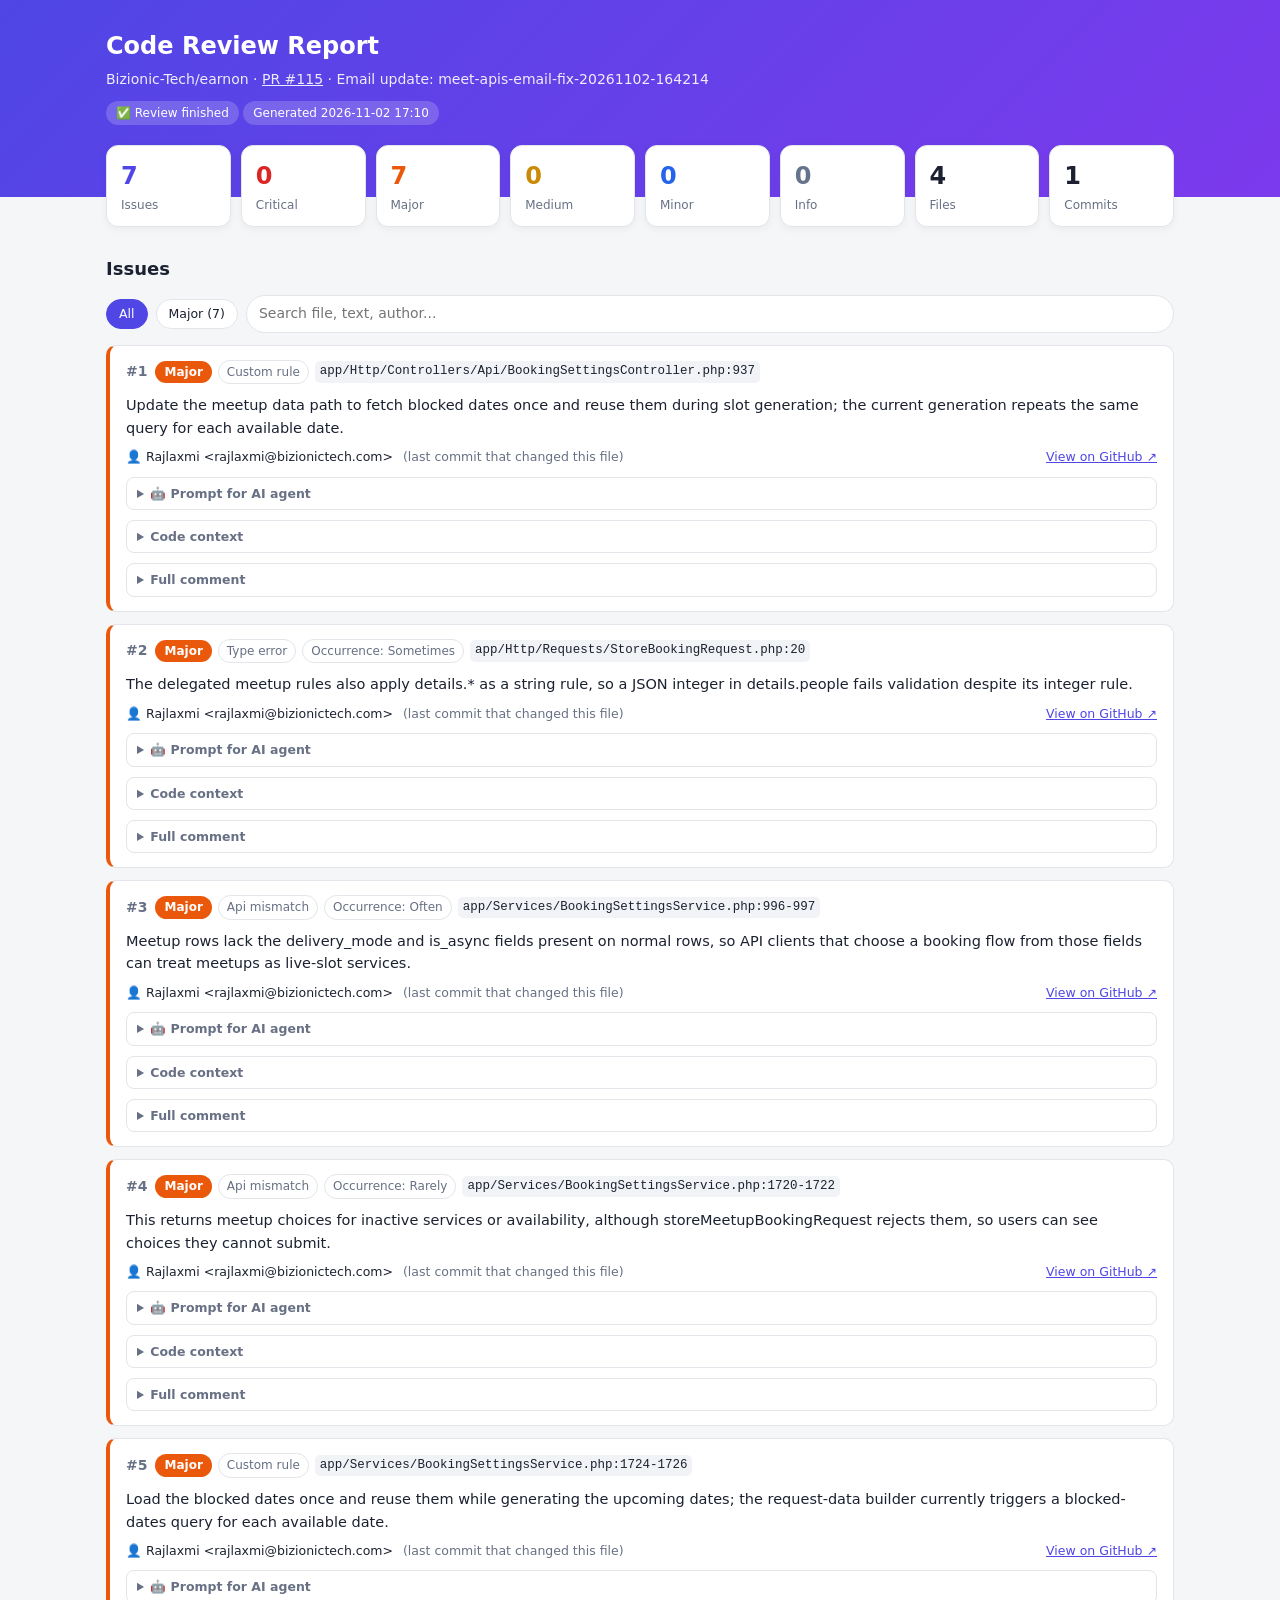
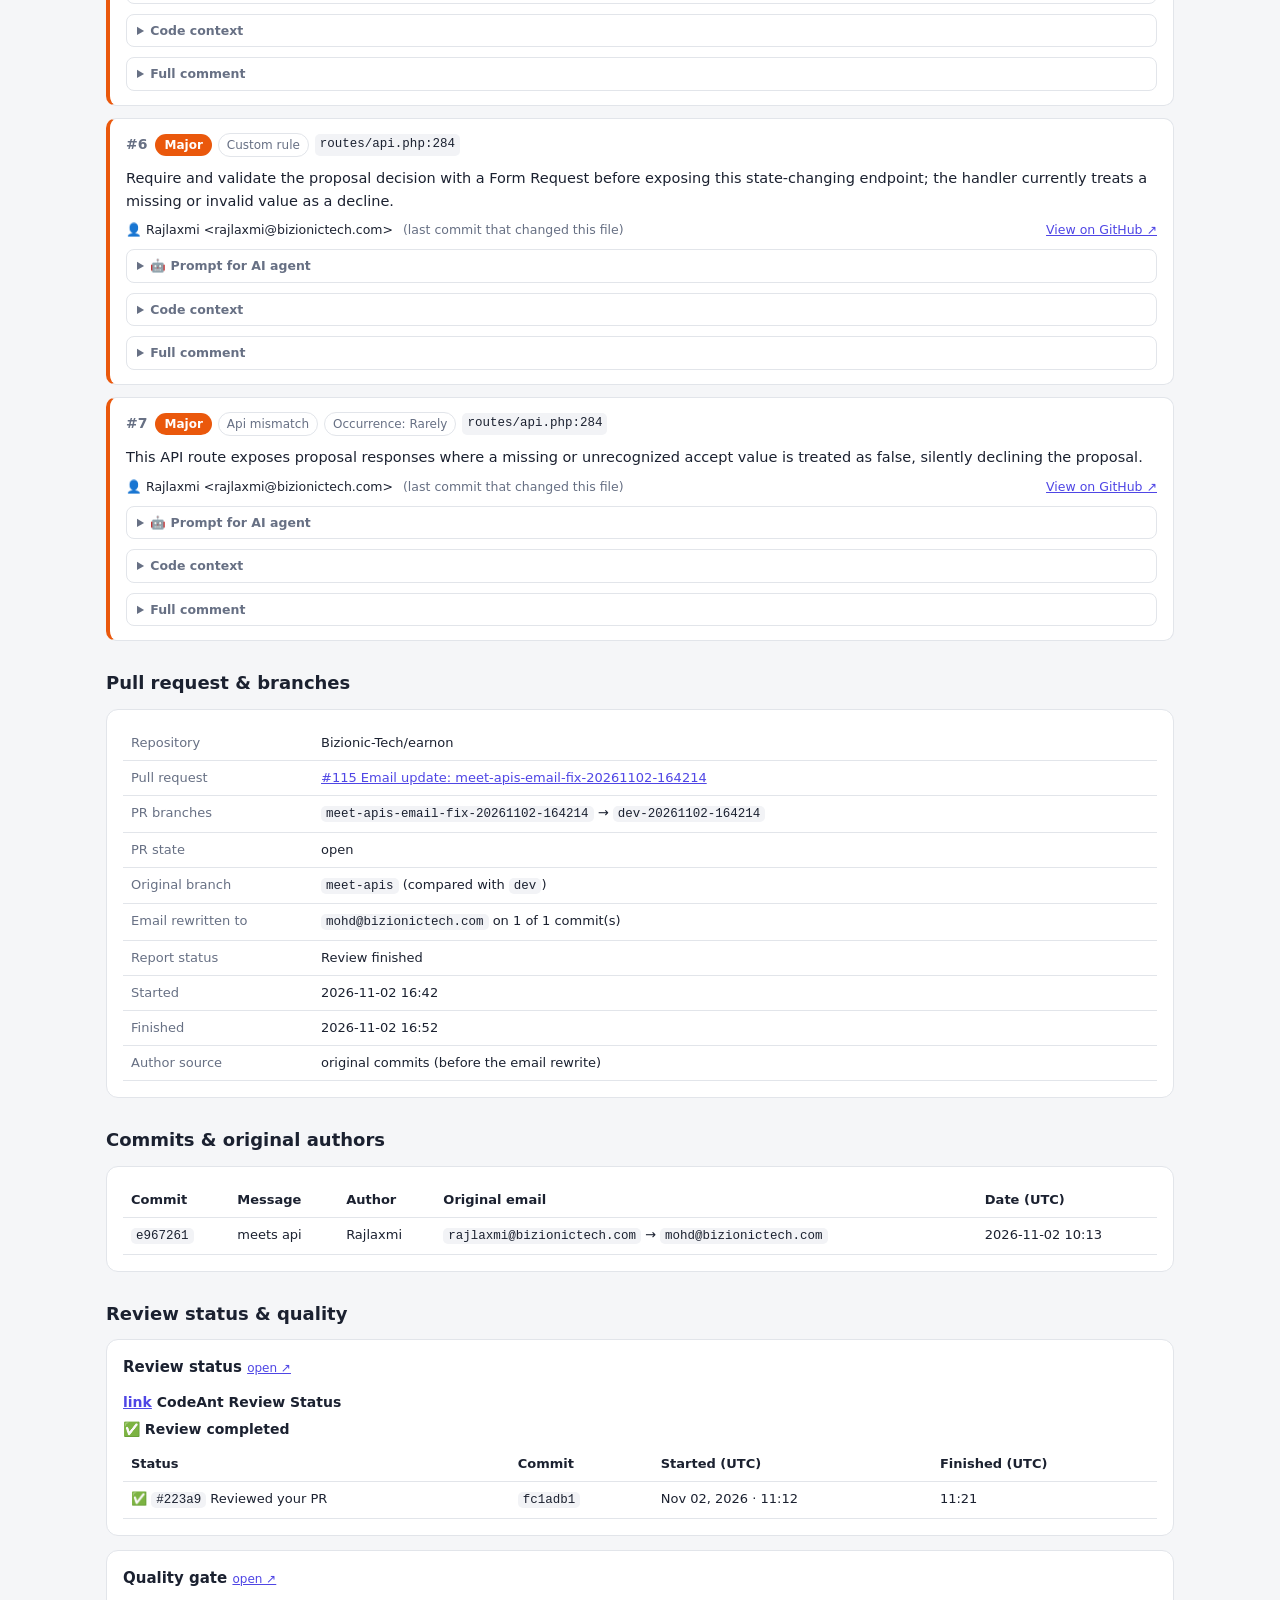
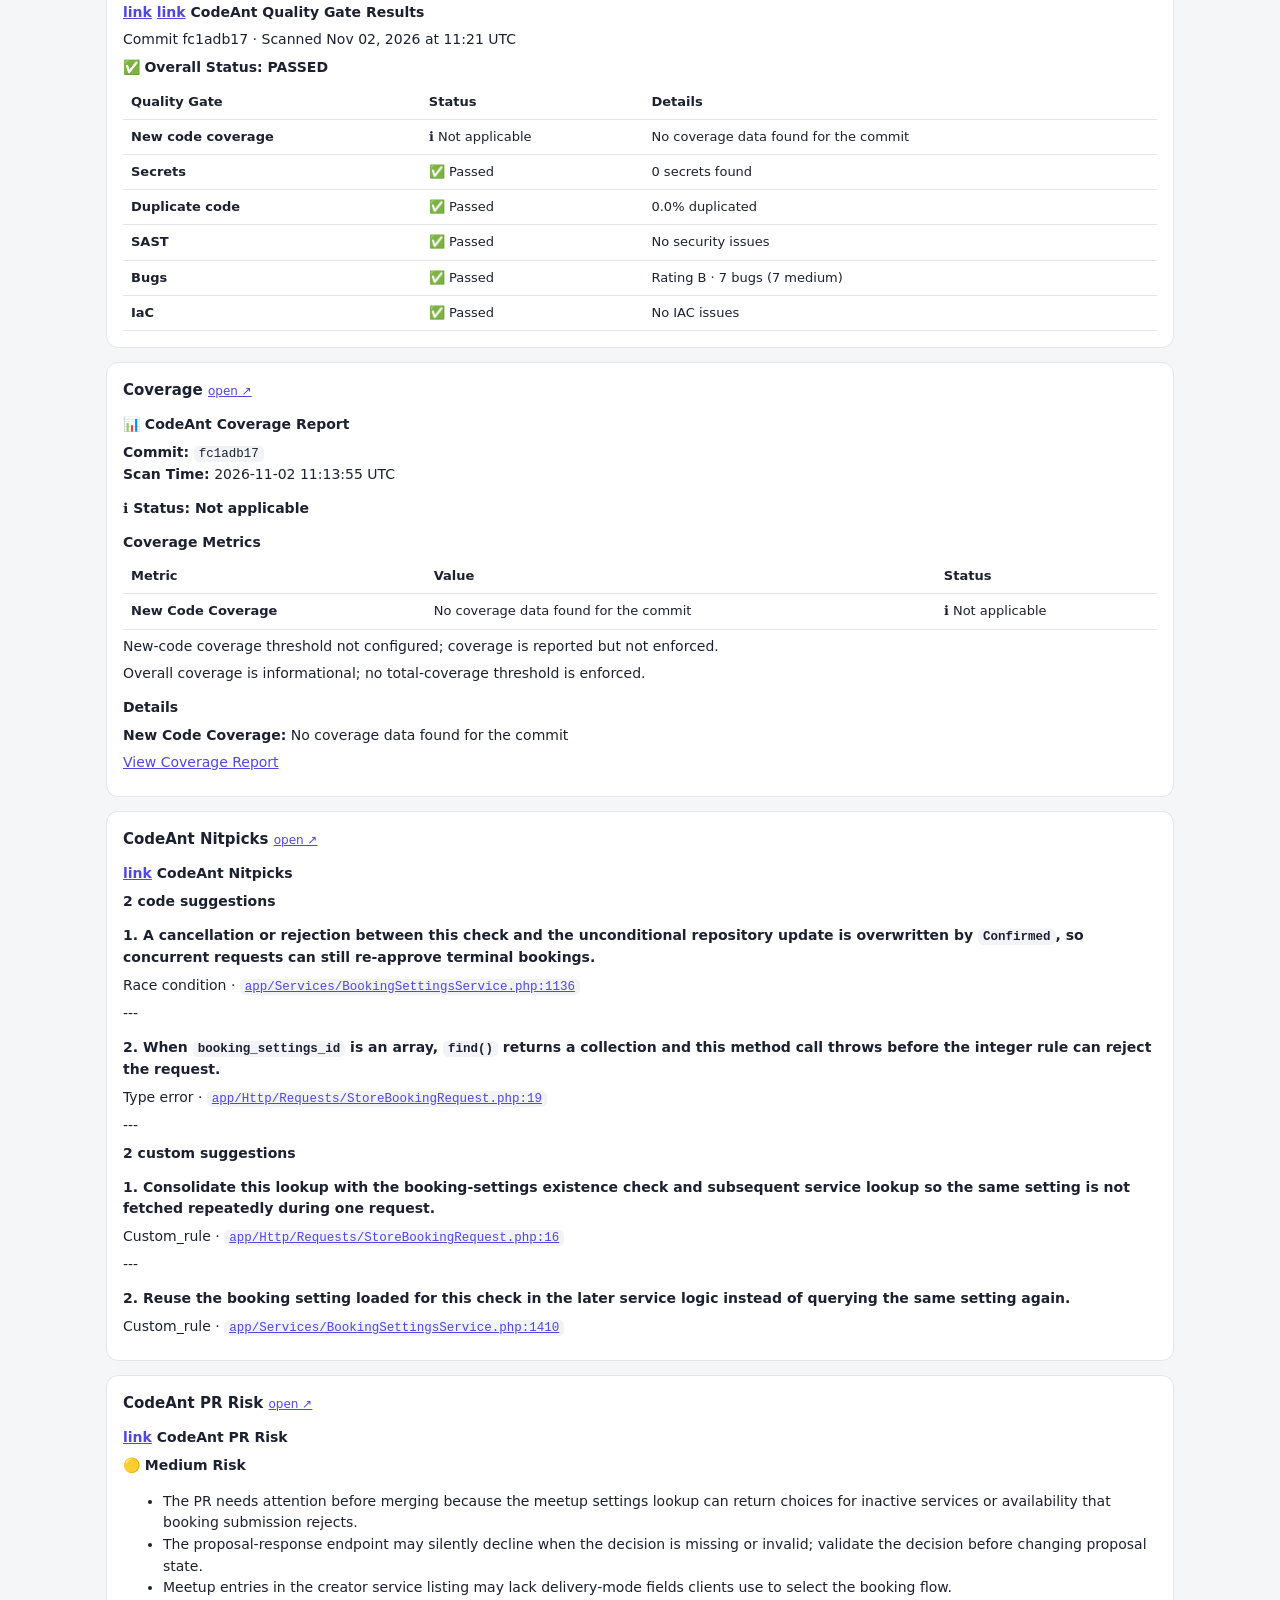
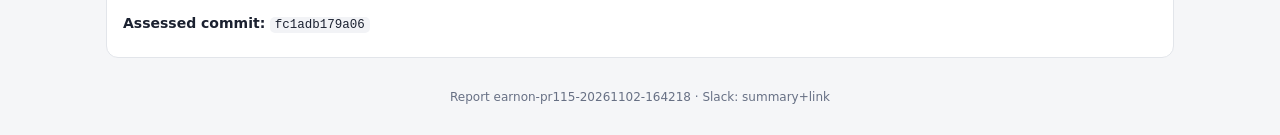
<file: reports/earnon-pr115-20261102-164218.html>
<!doctype html>
<html lang="en"><head><meta charset="utf-8"><meta name="viewport" content="width=device-width, initial-scale=1">
<title>Review report · earnon #115</title>
<style>
:root{--bg:#f5f6f8;--card:#fff;--fg:#1b2130;--muted:#677084;--line:#e2e5ea;--accent:#4f46e5;--code:#f2f3f6;
--crit:#dc2626;--major:#ea580c;--medium:#ca8a04;--minor:#2563eb;--info:#64748b;--add:#e6f6ea;--del:#fdecec;--addf:#166534;--delf:#991b1b}
@media (prefers-color-scheme:dark){:root{--bg:#0e1117;--card:#161b24;--fg:#e5e8ee;--muted:#9aa3b5;--line:#272e3a;--accent:#818cf8;--code:#0f141c;
--crit:#f87171;--major:#fb923c;--medium:#facc15;--minor:#60a5fa;--info:#94a3b8;--add:#11291a;--del:#2c1414;--addf:#86efac;--delf:#fca5a5}}
*{box-sizing:border-box}body{margin:0;background:var(--bg);color:var(--fg);font:14px/1.55 system-ui,-apple-system,"Segoe UI",Roboto,sans-serif}
a{color:var(--accent)}code{font-family:ui-monospace,SFMono-Regular,Menlo,Consolas,monospace;font-size:12.5px;background:var(--code);padding:1px 5px;border-radius:5px}
.wrap{max-width:1100px;margin:auto;padding:0 16px 40px}
header{background:linear-gradient(135deg,#4f46e5,#7c3aed);color:#fff;padding:28px 0 72px}
header .wrap{padding-bottom:0}header h1{margin:0 0 4px;font-size:24px}header p{margin:0;opacity:.9}header a{color:#fff}
.badge{display:inline-block;margin-top:10px;padding:3px 10px;border-radius:20px;background:rgba(255,255,255,.18);font-size:12px}
.cards{display:grid;grid-template-columns:repeat(auto-fit,minmax(110px,1fr));gap:10px;margin-top:-52px}
.card{background:var(--card);border:1px solid var(--line);border-radius:12px;padding:12px 14px;box-shadow:0 2px 8px rgba(0,0,0,.05)}
.card .n{font-size:24px;font-weight:700}.card .l{color:var(--muted);font-size:12px}
.card.crit .n{color:var(--crit)}.card.major .n{color:var(--major)}.card.medium .n{color:var(--medium)}.card.minor .n{color:var(--minor)}.card.info .n{color:var(--info)}.card.total .n{color:var(--accent)}
.banner{margin:16px 0 0;padding:10px 14px;border-radius:10px;background:color-mix(in srgb,var(--major) 14%,transparent);border:1px solid color-mix(in srgb,var(--major) 40%,transparent)}
h2{font-size:18px;margin:28px 0 12px}h3{font-size:15px;margin:0 0 10px}h5{font-size:14px;margin:12px 0 6px}
.panel{background:var(--card);border:1px solid var(--line);border-radius:12px;padding:16px;margin-bottom:14px}
.toolbar{display:flex;gap:8px;flex-wrap:wrap;align-items:center;margin-bottom:12px}
.fchip{border:1px solid var(--line);background:var(--card);color:var(--fg);padding:4px 12px;border-radius:20px;cursor:pointer;font:inherit;font-size:12.5px}
.fchip.on{background:var(--accent);border-color:var(--accent);color:#fff}
#q{flex:1;min-width:180px;padding:7px 12px;border:1px solid var(--line);border-radius:20px;background:var(--card);color:var(--fg);font:inherit}
.issue{background:var(--card);border:1px solid var(--line);border-left:4px solid var(--info);border-radius:10px;padding:14px 16px;margin-bottom:12px}
.issue.sev-crit{border-left-color:var(--crit)}.issue.sev-major{border-left-color:var(--major)}.issue.sev-medium{border-left-color:var(--medium)}.issue.sev-minor{border-left-color:var(--minor)}
.ihead{display:flex;gap:6px;flex-wrap:wrap;align-items:center}.num{color:var(--muted);font-weight:600;margin-right:2px}
.pill{padding:2px 9px;border-radius:20px;font-size:12px;font-weight:600;color:#fff;background:var(--info)}
.pill.crit{background:var(--crit)}.pill.major{background:var(--major)}.pill.medium{background:var(--medium);color:#1b1b1b}.pill.minor{background:var(--minor)}
.chip{padding:2px 8px;border-radius:20px;font-size:12px;border:1px solid var(--line);color:var(--muted)}
.flag{padding:1px 7px;border-radius:20px;font-size:11px;background:var(--code);color:var(--muted)}.flag.gone{color:var(--crit)}
.loc{word-break:break-all}.sugg{margin:10px 0 8px;font-size:14.5px}
.meta{display:flex;gap:10px;flex-wrap:wrap;color:var(--fg);font-size:12.5px;align-items:center}.grow{flex:1}.muted{color:var(--muted)}
details.box{margin-top:10px;border:1px solid var(--line);border-radius:8px;padding:6px 10px;position:relative}
details.box summary{cursor:pointer;color:var(--muted);font-size:12.5px;font-weight:600}
pre{background:var(--code);border-radius:8px;padding:10px;overflow:auto;white-space:pre-wrap;word-break:break-word;font-size:12.5px}
pre code{background:none;padding:0}
.diff span{display:block}.diff .add{background:var(--add);color:var(--addf)}.diff .del{background:var(--del);color:var(--delf)}.diff .hdr{color:var(--muted)}
.copy{position:absolute;right:10px;top:6px;font:inherit;font-size:12px;border:1px solid var(--line);background:var(--card);color:var(--fg);border-radius:6px;padding:2px 10px;cursor:pointer}
.tbl{overflow:auto}table{border-collapse:collapse;width:100%;font-size:13px}th,td{text-align:left;padding:7px 8px;border-bottom:1px solid var(--line);vertical-align:top}
.kv th{width:190px;color:var(--muted);font-weight:500}.md p{margin:6px 0}.reply{border-top:1px dashed var(--line);margin-top:8px}
.empty{padding:28px;text-align:center;color:var(--muted);background:var(--card);border:1px dashed var(--line);border-radius:12px}
.small{font-size:12px;font-weight:400}footer{color:var(--muted);font-size:12px;text-align:center;margin-top:30px}
@media print{header{background:#4f46e5 !important;-webkit-print-color-adjust:exact}.toolbar,.copy{display:none}details{display:block}}
</style></head>
<body>
<header><div class="wrap">
  <h1>Code Review Report</h1>
  <p>Bizionic-Tech/earnon · <a href="https://github.com/Bizionic-Tech/earnon/pull/115" target="_blank" rel="noopener noreferrer">PR #115</a> · Email update: meet-apis-email-fix-20261102-164214</p>
  <span class="badge">✅ Review finished</span>
  <span class="badge">Generated 2026-11-02 17:10</span>
</div></header>
<main class="wrap">
  <div class="cards"><div class="card total"><div class="n">7</div><div class="l">Issues</div></div><div class="card crit"><div class="n">0</div><div class="l">Critical</div></div><div class="card major"><div class="n">7</div><div class="l">Major</div></div><div class="card medium"><div class="n">0</div><div class="l">Medium</div></div><div class="card minor"><div class="n">0</div><div class="l">Minor</div></div><div class="card info"><div class="n">0</div><div class="l">Info</div></div><div class="card plain"><div class="n">4</div><div class="l">Files</div></div><div class="card plain"><div class="n">1</div><div class="l">Commits</div></div></div>
  
  <h2>Issues</h2>
  <div class="toolbar"><button class="fchip on" data-f="all" type="button">All</button><button class="fchip major" data-f="Major" type="button">Major (7)</button><input id="q" type="search" placeholder="Search file, text, author..." aria-label="Search issues"></div>
  <div id="issues"><article class="issue sev-major" data-sev="Major" data-search="major custom rule app/http/controllers/api/bookingsettingscontroller.php update the meetup data path to fetch blocked dates once and reuse them during slot generation; the current generation repeats the same query for each available date. rajlaxmi@bizionictech.com rajlaxmi">
  <div class="ihead"><span class="num">#1</span><span class="pill major">Major</span><span class="chip">Custom rule</span><code class="loc">app/Http/Controllers/Api/BookingSettingsController.php:937</code></div>
  <p class="sugg">Update the meetup data path to fetch blocked dates once and reuse them during slot generation; the current generation repeats the same query for each available date.</p>
  <div class="meta"><span>👤 Rajlaxmi &lt;rajlaxmi@bizionictech.com&gt;</span><span class="muted">(last commit that changed this file)</span><span></span><span class="grow"></span><a href="https://github.com/Bizionic-Tech/earnon/pull/115#discussion_r4441701729" target="_blank" rel="noopener noreferrer">View on GitHub ↗</a></div>
  <details class="box"><summary>🤖 Prompt for AI agent</summary><button class="copy" type="button" data-copy="p1">Copy</button><pre id="p1"><code>This is a comment left during a code review.

**Path:** app/Http/Controllers/Api/BookingSettingsController.php
**Line:** 937:937
**Comment:**
	*Custom Rule: Update the meetup data path to fetch blocked dates once and reuse them during slot generation; the current generation repeats the same query for each available date.

Validate the correctness of the flagged issue. If correct, How can I resolve this? If you propose a fix, implement it and please make it concise.
Once fix is implemented, also check other comments on the same PR, and ask user if the user wants to fix the rest of the comments as well. if said yes, then fetch all the comments validate the correctness and implement a minimal fix</code></pre></details><details class="box"><summary>Code context</summary><pre class="diff"><code><span class="hdr">@@ -933,6 +933,12 @@ public function getUserPriceDurations(GetUserPriceDurationsRequest $request): Js</span>
<span class="">                 ], 200);</span>
<span class="">             }</span>
<span class=""> </span>
<span class="add">+            // Meetup services are priced per experience + duration, with meeting locations and open start times</span>
<span class="add">+            $meetup = $this-&gt;bookingSettingsService-&gt;getMeetupServiceSettings((int)$bookingSettingsId, (int)$availabilityId);</span></code></pre></details><details class="box"><summary>Full comment</summary><div class="md"><p><strong>Suggestion:</strong> Update the meetup data path to fetch blocked dates once and reuse them during slot generation; the current generation repeats the same query for each available date.</p>
<p><strong>Severity Level:</strong> Major ⚠️ · 🏷️ <code>Custom_rule</code></p>
<p><strong>Rule source 📖</strong></p>
<p>CodeAnt dashboard (rule &quot;rules-1791630715722-yoypjvtra&quot;)</p></div></details>
</article>
<article class="issue sev-major" data-sev="Major" data-search="major type error app/http/requests/storebookingrequest.php the delegated meetup rules also apply details.* as a string rule, so a json integer in details.people fails validation despite its integer rule. rajlaxmi@bizionictech.com rajlaxmi">
  <div class="ihead"><span class="num">#2</span><span class="pill major">Major</span><span class="chip">Type error</span><span class="chip">Occurrence: Sometimes</span><code class="loc">app/Http/Requests/StoreBookingRequest.php:20</code></div>
  <p class="sugg">The delegated meetup rules also apply details.* as a string rule, so a JSON integer in details.people fails validation despite its integer rule.</p>
  <div class="meta"><span>👤 Rajlaxmi &lt;rajlaxmi@bizionictech.com&gt;</span><span class="muted">(last commit that changed this file)</span><span></span><span class="grow"></span><a href="https://github.com/Bizionic-Tech/earnon/pull/115#discussion_r4441751836" target="_blank" rel="noopener noreferrer">View on GitHub ↗</a></div>
  <details class="box"><summary>🤖 Prompt for AI agent</summary><button class="copy" type="button" data-copy="p2">Copy</button><pre id="p2"><code>This is a comment left during a code review.

**Path:** app/Http/Requests/StoreBookingRequest.php
**Line:** 20:20
**Comment:**
	*Type Error: The delegated meetup rules also apply `details.*` as a string rule, so a JSON integer in `details.people` fails validation despite its integer rule.

Validate the correctness of the flagged issue. If correct, How can I resolve this? If you propose a fix, implement it and please make it concise.
Once fix is implemented, also check other comments on the same PR, and ask user if the user wants to fix the rest of the comments as well. if said yes, then fetch all the comments validate the correctness and implement a minimal fix</code></pre></details><details class="box"><summary>Code context</summary><pre class="diff"><code><span class="hdr">@@ -13,8 +13,15 @@ public function authorize()</span>
<span class="">     </span>
<span class="">     public function rules()</span>
<span class="">     {</span>
<span class="add">+        $setting = \App\Models\BookingSettings::find($this-&gt;input(&#x27;booking_settings_id&#x27;));</span>
<span class="add">+</span>
<span class="add">+        // Meetup Booking: experience, meeting location and start time instead of a slot</span>
<span class="add">+        if ($setting?-&gt;isMeetupService()) {</span>
<span class="add">+            return (new StoreMeetupBookingRequest())-&gt;rules();</span></code></pre></details><details class="box"><summary>Full comment</summary><div class="md"><p><strong>Suggestion:</strong> The delegated meetup rules also apply <code>details.*</code> as a string rule, so a JSON integer in <code>details.people</code> fails validation despite its integer rule.</p>
<p><strong>Assessment:</strong> 🟠 <code>Major</code> · 🔁 <code>Occurrence: Sometimes</code> · 🏷️ <code>Type error</code></p></div></details>
</article>
<article class="issue sev-major" data-sev="Major" data-search="major api mismatch app/services/bookingsettingsservice.php meetup rows lack the delivery_mode and is_async fields present on normal rows, so api clients that choose a booking flow from those fields can treat meetups as live-slot services. rajlaxmi@bizionictech.com rajlaxmi">
  <div class="ihead"><span class="num">#3</span><span class="pill major">Major</span><span class="chip">Api mismatch</span><span class="chip">Occurrence: Often</span><code class="loc">app/Services/BookingSettingsService.php:996-997</code></div>
  <p class="sugg">Meetup rows lack the delivery_mode and is_async fields present on normal rows, so API clients that choose a booking flow from those fields can treat meetups as live-slot services.</p>
  <div class="meta"><span>👤 Rajlaxmi &lt;rajlaxmi@bizionictech.com&gt;</span><span class="muted">(last commit that changed this file)</span><span></span><span class="grow"></span><a href="https://github.com/Bizionic-Tech/earnon/pull/115#discussion_r4441751847" target="_blank" rel="noopener noreferrer">View on GitHub ↗</a></div>
  <details class="box"><summary>🤖 Prompt for AI agent</summary><button class="copy" type="button" data-copy="p3">Copy</button><pre id="p3"><code>This is a comment left during a code review.

**Path:** app/Services/BookingSettingsService.php
**Line:** 996:997
**Comment:**
	*Api Mismatch: Meetup rows lack the `delivery_mode` and `is_async` fields present on normal rows, so API clients that choose a booking flow from those fields can treat meetups as live-slot services.

Validate the correctness of the flagged issue. If correct, How can I resolve this? If you propose a fix, implement it and please make it concise.
Once fix is implemented, also check other comments on the same PR, and ask user if the user wants to fix the rest of the comments as well. if said yes, then fetch all the comments validate the correctness and implement a minimal fix</code></pre></details><details class="box"><summary>Code context</summary><pre class="diff"><code><span class="hdr">@@ -992,7 +992,9 @@ public function getCreatorServices(string $username): array</span>
<span class="">                 ];</span>
<span class="">             }</span>
<span class=""> </span>
<span class="del">-            $services = $this-&gt;creatorBookingRepository-&gt;getActiveServicesByUserId($user-&gt;id);</span>
<span class="add">+            // Meetup Booking services too (same row shape, priced per experience)</span>
<span class="add">+            $services = $this-&gt;creatorBookingRepository-&gt;getActiveServicesByUserId($user-&gt;id)</span>
<span class="add">+                -&gt;concat($this-&gt;creatorBookingRepository-&gt;getBookableMeetupServicesByUserId($user-&gt;id));</span></code></pre></details><details class="box"><summary>Full comment</summary><div class="md"><p><strong>Suggestion:</strong> Meetup rows lack the <code>delivery_mode</code> and <code>is_async</code> fields present on normal rows, so API clients that choose a booking flow from those fields can treat meetups as live-slot services.</p>
<p><strong>Assessment:</strong> 🟠 <code>Major</code> · 🔁 <code>Occurrence: Often</code> · 🏷️ <code>Api mismatch</code></p></div></details>
</article>
<article class="issue sev-major" data-sev="Major" data-search="major api mismatch app/services/bookingsettingsservice.php this returns meetup choices for inactive services or availability, although storemeetupbookingrequest rejects them, so users can see choices they cannot submit. rajlaxmi@bizionictech.com rajlaxmi">
  <div class="ihead"><span class="num">#4</span><span class="pill major">Major</span><span class="chip">Api mismatch</span><span class="chip">Occurrence: Rarely</span><code class="loc">app/Services/BookingSettingsService.php:1720-1722</code></div>
  <p class="sugg">This returns meetup choices for inactive services or availability, although storeMeetupBookingRequest rejects them, so users can see choices they cannot submit.</p>
  <div class="meta"><span>👤 Rajlaxmi &lt;rajlaxmi@bizionictech.com&gt;</span><span class="muted">(last commit that changed this file)</span><span></span><span class="grow"></span><a href="https://github.com/Bizionic-Tech/earnon/pull/115#discussion_r4441751858" target="_blank" rel="noopener noreferrer">View on GitHub ↗</a></div>
  <details class="box"><summary>🤖 Prompt for AI agent</summary><button class="copy" type="button" data-copy="p4">Copy</button><pre id="p4"><code>This is a comment left during a code review.

**Path:** app/Services/BookingSettingsService.php
**Line:** 1720:1722
**Comment:**
	*Api Mismatch: This returns meetup choices for inactive services or availability, although `storeMeetupBookingRequest` rejects them, so users can see choices they cannot submit.

Validate the correctness of the flagged issue. If correct, How can I resolve this? If you propose a fix, implement it and please make it concise.
Once fix is implemented, also check other comments on the same PR, and ask user if the user wants to fix the rest of the comments as well. if said yes, then fetch all the comments validate the correctness and implement a minimal fix</code></pre></details><details class="box"><summary>Code context</summary><pre class="diff"><code><span class="hdr">@@ -1705,6 +1713,19 @@ public function getMeetupRequestData(User $creator, BookingSettings $setting, Av</span>
<span class="">         ];</span>
<span class="">     }</span>
<span class=""> </span>
<span class="add">+    // Meetup request data for the app (same as the web request page); null when not a meetup service</span>
<span class="add">+    public function getMeetupServiceSettings(int $bookingSettingsId, int $availabilityId): ?array</span>
<span class="add">+    {</span>
<span class="add">+        $setting = $this-&gt;findById($bookingSettingsId);</span>
<span class="add">+        $availability = $setting?-&gt;isMeetupService()</span>
<span class="add">+            ? $this-&gt;creatorBookingRepository-&gt;getAvailabilityByIdAndSettings($availabilityId, $bookingSettingsId)</span>
<span class="add">+            : null;</span></code></pre></details><details class="box"><summary>Full comment</summary><div class="md"><p><strong>Suggestion:</strong> This returns meetup choices for inactive services or availability, although <code>storeMeetupBookingRequest</code> rejects them, so users can see choices they cannot submit.</p>
<p><strong>Assessment:</strong> 🟠 <code>Major</code> · 🔁 <code>Occurrence: Rarely</code> · 🏷️ <code>Api mismatch</code></p></div></details>
</article>
<article class="issue sev-major" data-sev="Major" data-search="major custom rule app/services/bookingsettingsservice.php load the blocked dates once and reuse them while generating the upcoming dates; the request-data builder currently triggers a blocked-dates query for each available date. rajlaxmi@bizionictech.com rajlaxmi">
  <div class="ihead"><span class="num">#5</span><span class="pill major">Major</span><span class="chip">Custom rule</span><code class="loc">app/Services/BookingSettingsService.php:1724-1726</code></div>
  <p class="sugg">Load the blocked dates once and reuse them while generating the upcoming dates; the request-data builder currently triggers a blocked-dates query for each available date.</p>
  <div class="meta"><span>👤 Rajlaxmi &lt;rajlaxmi@bizionictech.com&gt;</span><span class="muted">(last commit that changed this file)</span><span></span><span class="grow"></span><a href="https://github.com/Bizionic-Tech/earnon/pull/115#discussion_r4441701739" target="_blank" rel="noopener noreferrer">View on GitHub ↗</a></div>
  <details class="box"><summary>🤖 Prompt for AI agent</summary><button class="copy" type="button" data-copy="p5">Copy</button><pre id="p5"><code>This is a comment left during a code review.

**Path:** app/Services/BookingSettingsService.php
**Line:** 1724:1726
**Comment:**
	*Custom Rule: Load the blocked dates once and reuse them while generating the upcoming dates; the request-data builder currently triggers a blocked-dates query for each available date.

Validate the correctness of the flagged issue. If correct, How can I resolve this? If you propose a fix, implement it and please make it concise.
Once fix is implemented, also check other comments on the same PR, and ask user if the user wants to fix the rest of the comments as well. if said yes, then fetch all the comments validate the correctness and implement a minimal fix</code></pre></details><details class="box"><summary>Code context</summary><pre class="diff"><code><span class="hdr">@@ -1705,6 +1713,19 @@ public function getMeetupRequestData(User $creator, BookingSettings $setting, Av</span>
<span class="">         ];</span>
<span class="">     }</span>
<span class=""> </span>
<span class="add">+    // Meetup request data for the app (same as the web request page); null when not a meetup service</span>
<span class="add">+    public function getMeetupServiceSettings(int $bookingSettingsId, int $availabilityId): ?array</span>
<span class="add">+    {</span>
<span class="add">+        $setting = $this-&gt;findById($bookingSettingsId);</span>
<span class="add">+        $availability = $setting?-&gt;isMeetupService()</span>
<span class="add">+            ? $this-&gt;creatorBookingRepository-&gt;getAvailabilityByIdAndSettings($availabilityId, $bookingSettingsId)</span>
<span class="add">+            : null;</span>
<span class="add">+</span>
<span class="add">+        return $availability?-&gt;user</span>
<span class="add">+            ? [&#x27;creator_id&#x27; =&gt; $availability-&gt;user_id] + $this-&gt;getMeetupRequestData($availability-&gt;user, $setting, $availability)</span>
<span class="add">+            : null;</span></code></pre></details><details class="box"><summary>Full comment</summary><div class="md"><p><strong>Suggestion:</strong> Load the blocked dates once and reuse them while generating the upcoming dates; the request-data builder currently triggers a blocked-dates query for each available date.</p>
<p><strong>Severity Level:</strong> Major ⚠️ · 🏷️ <code>Custom_rule</code></p>
<p><strong>Rule source 📖</strong></p>
<p>CodeAnt dashboard (rule &quot;rules-1791630715722-yoypjvtra&quot;)</p></div></details>
</article>
<article class="issue sev-major" data-sev="Major" data-search="major custom rule routes/api.php require and validate the proposal decision with a form request before exposing this state-changing endpoint; the handler currently treats a missing or invalid value as a decline. rajlaxmi@bizionictech.com rajlaxmi">
  <div class="ihead"><span class="num">#6</span><span class="pill major">Major</span><span class="chip">Custom rule</span><code class="loc">routes/api.php:284</code></div>
  <p class="sugg">Require and validate the proposal decision with a Form Request before exposing this state-changing endpoint; the handler currently treats a missing or invalid value as a decline.</p>
  <div class="meta"><span>👤 Rajlaxmi &lt;rajlaxmi@bizionictech.com&gt;</span><span class="muted">(last commit that changed this file)</span><span></span><span class="grow"></span><a href="https://github.com/Bizionic-Tech/earnon/pull/115#discussion_r4441701749" target="_blank" rel="noopener noreferrer">View on GitHub ↗</a></div>
  <details class="box"><summary>🤖 Prompt for AI agent</summary><button class="copy" type="button" data-copy="p6">Copy</button><pre id="p6"><code>This is a comment left during a code review.

**Path:** routes/api.php
**Line:** 284:284
**Comment:**
	*Custom Rule: Require and validate the proposal decision with a Form Request before exposing this state-changing endpoint; the handler currently treats a missing or invalid value as a decline.

Validate the correctness of the flagged issue. If correct, How can I resolve this? If you propose a fix, implement it and please make it concise.
Once fix is implemented, also check other comments on the same PR, and ask user if the user wants to fix the rest of the comments as well. if said yes, then fetch all the comments validate the correctness and implement a minimal fix</code></pre></details><details class="box"><summary>Code context</summary><pre class="diff"><code><span class="hdr">@@ -275,6 +277,11 @@</span>
<span class="">     Route::get(&#x27;/video-length-options&#x27;, [BookingSettingsController::class, &#x27;getVideoLengthOptions&#x27;]);</span>
<span class="">     Route::get(&#x27;/delivery-time-options&#x27;, [BookingSettingsController::class, &#x27;getDeliveryTimeOptions&#x27;]);</span>
<span class="">     Route::get(&#x27;/meetup-experiences&#x27;, [BookingSettingsController::class, &#x27;getMeetupExperiences&#x27;]);</span>
<span class="add">+    // Meetup Booking: same actions as the web</span>
<span class="add">+    Route::get(&#x27;/meetup/places&#x27;, [BookingsController::class, &#x27;searchMeetupPlaces&#x27;])-&gt;middleware(&#x27;throttle:30,1&#x27;);</span>
<span class="add">+    Route::get(&#x27;/appointments/{appointment}/meetup-locations&#x27;, [CreatorBookingController::class, &#x27;meetupLocations&#x27;]);</span>
<span class="add">+    Route::post(&#x27;/appointments/{appointment}/suggest-time&#x27;, [CreatorBookingController::class, &#x27;suggestMeetupTime&#x27;])-&gt;middleware(&#x27;throttle:20,1&#x27;);</span>
<span class="add">+    Route::post(&#x27;/appointments/{appointment}/proposal-response&#x27;, [CreatorBookingController::class, &#x27;respondMeetupProposal&#x27;])-&gt;middleware(&#x27;throttle:20,1&#x27;);</span></code></pre></details><details class="box"><summary>Full comment</summary><div class="md"><p><strong>Suggestion:</strong> Require and validate the proposal decision with a Form Request before exposing this state-changing endpoint; the handler currently treats a missing or invalid value as a decline.</p>
<p><strong>Severity Level:</strong> Major ⚠️ · 🏷️ <code>Custom_rule</code></p>
<p><strong>Rule source 📖</strong></p>
<p>CodeAnt dashboard (rule &quot;rules-1790680248209-zml6j0tni&quot;)</p></div></details>
</article>
<article class="issue sev-major" data-sev="Major" data-search="major api mismatch routes/api.php this api route exposes proposal responses where a missing or unrecognized accept value is treated as false, silently declining the proposal. rajlaxmi@bizionictech.com rajlaxmi">
  <div class="ihead"><span class="num">#7</span><span class="pill major">Major</span><span class="chip">Api mismatch</span><span class="chip">Occurrence: Rarely</span><code class="loc">routes/api.php:284</code></div>
  <p class="sugg">This API route exposes proposal responses where a missing or unrecognized accept value is treated as false, silently declining the proposal.</p>
  <div class="meta"><span>👤 Rajlaxmi &lt;rajlaxmi@bizionictech.com&gt;</span><span class="muted">(last commit that changed this file)</span><span></span><span class="grow"></span><a href="https://github.com/Bizionic-Tech/earnon/pull/115#discussion_r4441751873" target="_blank" rel="noopener noreferrer">View on GitHub ↗</a></div>
  <details class="box"><summary>🤖 Prompt for AI agent</summary><button class="copy" type="button" data-copy="p7">Copy</button><pre id="p7"><code>This is a comment left during a code review.

**Path:** routes/api.php
**Line:** 284:284
**Comment:**
	*Api Mismatch: This API route exposes proposal responses where a missing or unrecognized `accept` value is treated as false, silently declining the proposal.

Validate the correctness of the flagged issue. If correct, How can I resolve this? If you propose a fix, implement it and please make it concise.
Once fix is implemented, also check other comments on the same PR, and ask user if the user wants to fix the rest of the comments as well. if said yes, then fetch all the comments validate the correctness and implement a minimal fix</code></pre></details><details class="box"><summary>Code context</summary><pre class="diff"><code><span class="hdr">@@ -275,6 +277,11 @@</span>
<span class="">     Route::get(&#x27;/video-length-options&#x27;, [BookingSettingsController::class, &#x27;getVideoLengthOptions&#x27;]);</span>
<span class="">     Route::get(&#x27;/delivery-time-options&#x27;, [BookingSettingsController::class, &#x27;getDeliveryTimeOptions&#x27;]);</span>
<span class="">     Route::get(&#x27;/meetup-experiences&#x27;, [BookingSettingsController::class, &#x27;getMeetupExperiences&#x27;]);</span>
<span class="add">+    // Meetup Booking: same actions as the web</span>
<span class="add">+    Route::get(&#x27;/meetup/places&#x27;, [BookingsController::class, &#x27;searchMeetupPlaces&#x27;])-&gt;middleware(&#x27;throttle:30,1&#x27;);</span>
<span class="add">+    Route::get(&#x27;/appointments/{appointment}/meetup-locations&#x27;, [CreatorBookingController::class, &#x27;meetupLocations&#x27;]);</span>
<span class="add">+    Route::post(&#x27;/appointments/{appointment}/suggest-time&#x27;, [CreatorBookingController::class, &#x27;suggestMeetupTime&#x27;])-&gt;middleware(&#x27;throttle:20,1&#x27;);</span>
<span class="add">+    Route::post(&#x27;/appointments/{appointment}/proposal-response&#x27;, [CreatorBookingController::class, &#x27;respondMeetupProposal&#x27;])-&gt;middleware(&#x27;throttle:20,1&#x27;);</span></code></pre></details><details class="box"><summary>Full comment</summary><div class="md"><p><strong>Suggestion:</strong> This API route exposes proposal responses where a missing or unrecognized <code>accept</code> value is treated as false, silently declining the proposal.</p>
<p><strong>Assessment:</strong> 🟠 <code>Major</code> · 🔁 <code>Occurrence: Rarely</code> · 🏷️ <code>Api mismatch</code></p></div></details>
</article></div>
  <h2>Pull request &amp; branches</h2>
  <section class="panel"><div class="tbl"><table class="kv"><tr><th>Repository</th><td>Bizionic-Tech/earnon</td></tr><tr><th>Pull request</th><td><a href="https://github.com/Bizionic-Tech/earnon/pull/115" target="_blank" rel="noopener noreferrer">#115 Email update: meet-apis-email-fix-20261102-164214</a></td></tr><tr><th>PR branches</th><td><code>meet-apis-email-fix-20261102-164214</code> → <code>dev-20261102-164214</code></td></tr><tr><th>PR state</th><td>open</td></tr><tr><th>Original branch</th><td><code>meet-apis</code> (compared with <code>dev</code>)</td></tr><tr><th>Email rewritten to</th><td><code>mohd@bizionictech.com</code> on 1 of 1 commit(s)</td></tr><tr><th>Report status</th><td>Review finished</td></tr><tr><th>Started</th><td>2026-11-02 16:42</td></tr><tr><th>Finished</th><td>2026-11-02 16:52</td></tr><tr><th>Author source</th><td>original commits (before the email rewrite)</td></tr></table></div></section>
  <h2>Commits &amp; original authors</h2>
  <section class="panel"><div class="tbl"><table><thead><tr><th>Commit</th><th>Message</th><th>Author</th><th>Original email</th><th>Date (UTC)</th></tr></thead><tbody><tr><td><code>e967261</code></td><td>meets api</td><td>Rajlaxmi</td><td><code>rajlaxmi@bizionictech.com</code> → <code>mohd@bizionictech.com</code></td><td>2026-11-02 10:13</td></tr></tbody></table></div></section>
  <h2>Review status &amp; quality</h2><section class="panel"><h3>Review status <a class=small href="https://github.com/Bizionic-Tech/earnon/pull/115#issuecomment-6575696678" target=_blank rel="noopener noreferrer">open ↗</a></h3><div class="md"><h5><a href="https://codeant.ai/" target="_blank" rel="noopener noreferrer">link</a>  CodeAnt Review Status</h5>
<p><strong>✅  Review completed</strong></p>
<div class="tbl"><table><thead><tr><th>Status</th><th>Commit</th><th>Started (UTC)</th><th>Finished (UTC)</th></tr></thead><tbody><tr><td>✅  <code>#223a9</code> Reviewed your PR</td><td><code>fc1adb1</code></td><td>Nov 02, 2026 · 11:12</td><td>11:21</td></tr></tbody></table></div></div></section><section class="panel"><h3>Quality gate <a class=small href="https://github.com/Bizionic-Tech/earnon/pull/115#issuecomment-6575724990" target=_blank rel="noopener noreferrer">open ↗</a></h3><div class="md"><h5><a href="https://app.codeant.ai/quality-gates/results?repo=Bizionic-Tech/earnon&amp;commit_id=fc1adb179a066e82c822ffedec62a95c09c5d992&amp;service=github" target="_blank" rel="noopener noreferrer">link</a> <a href="https://codeant.ai/" target="_blank" rel="noopener noreferrer">link</a>  CodeAnt Quality Gate Results</h5>
<p>Commit fc1adb17 · Scanned Nov 02, 2026 at 11:21 UTC</p>
<p>✅  <strong>Overall Status: PASSED</strong></p>
<div class="tbl"><table><thead><tr><th>Quality Gate</th><th>Status</th><th>Details</th></tr></thead><tbody><tr><td><strong>New code coverage</strong></td><td>ℹ️  Not applicable</td><td>No coverage data found for the commit</td></tr><tr><td><strong>Secrets</strong></td><td>✅  Passed</td><td>0 secrets found</td></tr><tr><td><strong>Duplicate code</strong></td><td>✅  Passed</td><td>0.0% duplicated</td></tr><tr><td><strong>SAST</strong></td><td>✅  Passed</td><td>No security issues</td></tr><tr><td><strong>Bugs</strong></td><td>✅  Passed</td><td>Rating B · 7 bugs (7 medium)</td></tr><tr><td><strong>IaC</strong></td><td>✅  Passed</td><td>No IAC issues</td></tr></tbody></table></div></div></section><section class="panel"><h3>Coverage <a class=small href="https://github.com/Bizionic-Tech/earnon/pull/115#issuecomment-6575725360" target=_blank rel="noopener noreferrer">open ↗</a></h3><div class="md"><h5>📊 CodeAnt Coverage Report</h5>
<p><strong>Commit:</strong> <code>fc1adb17</code><br><strong>Scan Time:</strong> 2026-11-02 11:13:55 UTC</p>
<h5>ℹ️ Status: Not applicable</h5>
<h5>Coverage Metrics</h5>
<div class="tbl"><table><thead><tr><th>Metric</th><th>Value</th><th>Status</th></tr></thead><tbody><tr><td><strong>New Code Coverage</strong></td><td>No coverage data found for the commit</td><td>ℹ️ Not applicable</td></tr></tbody></table></div>
<p>New-code coverage threshold not configured; coverage is reported but not enforced.</p>
<p>Overall coverage is informational; no total-coverage threshold is enforced.</p>
<h5>Details</h5>
<p><strong>New Code Coverage:</strong> No coverage data found for the commit</p>
<p><a href="https://app.codeant.ai/pr/analysis/coverage/test-coverage/?repo=Bizionic-Tech/earnon&amp;module=&amp;commit_id=fc1adb179a066e82c822ffedec62a95c09c5d992&amp;service=github" target="_blank" rel="noopener noreferrer">View Coverage Report</a></p></div></section><section class="panel"><h3>CodeAnt Nitpicks <a class=small href="https://github.com/Bizionic-Tech/earnon/pull/115#issuecomment-6575756535" target=_blank rel="noopener noreferrer">open ↗</a></h3><div class="md"><h5><a href="https://codeant.ai/" target="_blank" rel="noopener noreferrer">link</a>  CodeAnt Nitpicks</h5>
<p><strong>2 code suggestions</strong></p>
<h5>1. A cancellation or rejection between this check and the unconditional repository update is overwritten by <code>Confirmed</code>, so concurrent requests can still re-approve terminal bookings.</h5>
<p>Race condition · <a href="https://github.com/Bizionic-Tech/earnon/pull/115/files#diff-cde69094ae801f020d46a0effea9e61020972bb24bb7c39f985b4278d442572cR1136-R1136" target="_blank" rel="noopener noreferrer"><code>app/Services/BookingSettingsService.php:1136</code></a></p>
<p>---</p>
<h5>2. When <code>booking_settings_id</code> is an array, <code>find()</code> returns a collection and this method call throws before the integer rule can reject the request.</h5>
<p>Type error · <a href="https://github.com/Bizionic-Tech/earnon/pull/115/files#diff-22eddd851f64e1e7445c6f184c2a40f340298908e9f757993506403625630accR19-R19" target="_blank" rel="noopener noreferrer"><code>app/Http/Requests/StoreBookingRequest.php:19</code></a></p>
<p>---</p>
<p><strong>2 custom suggestions</strong></p>
<h5>1. Consolidate this lookup with the booking-settings existence check and subsequent service lookup so the same setting is not fetched repeatedly during one request.</h5>
<p>Custom_rule · <a href="https://github.com/Bizionic-Tech/earnon/pull/115/files#diff-22eddd851f64e1e7445c6f184c2a40f340298908e9f757993506403625630accR16-R16" target="_blank" rel="noopener noreferrer"><code>app/Http/Requests/StoreBookingRequest.php:16</code></a></p>
<p>---</p>
<h5>2. Reuse the booking setting loaded for this check in the later service logic instead of querying the same setting again.</h5>
<p>Custom_rule · <a href="https://github.com/Bizionic-Tech/earnon/pull/115/files#diff-cde69094ae801f020d46a0effea9e61020972bb24bb7c39f985b4278d442572cR1410-R1410" target="_blank" rel="noopener noreferrer"><code>app/Services/BookingSettingsService.php:1410</code></a></p></div></section><section class="panel"><h3>CodeAnt PR Risk <a class=small href="https://github.com/Bizionic-Tech/earnon/pull/115#issuecomment-6575879952" target=_blank rel="noopener noreferrer">open ↗</a></h3><div class="md"><h5><a href="https://codeant.ai/" target="_blank" rel="noopener noreferrer">link</a>  CodeAnt PR Risk</h5>
<p><strong>🟡  Medium Risk</strong></p>
<ul><li>The PR needs attention before merging because the meetup settings lookup can return choices for inactive services or availability that booking submission rejects.</li><li>The proposal-response endpoint may silently decline when the decision is missing or invalid; validate the decision before changing proposal state.</li><li>Meetup entries in the creator service listing may lack delivery-mode fields clients use to select the booking flow.</li></ul>
<p><strong>Assessed commit:</strong> <code>fc1adb179a06</code></p></div></section>
  <footer>Report earnon-pr115-20261102-164218 · Slack: summary+link</footer>
</main>
<script>
(function(){
  var f="all", q=document.getElementById("q");
  function apply(){var t=(q&&q.value||"").toLowerCase();
    document.querySelectorAll(".issue").forEach(function(e){
      var ok=(f==="all"||e.getAttribute("data-sev")===f)&&(!t||e.getAttribute("data-search").indexOf(t)>=0);
      e.style.display=ok?"":"none";});}
  document.querySelectorAll(".fchip").forEach(function(b){b.addEventListener("click",function(){
    f=b.getAttribute("data-f");document.querySelectorAll(".fchip").forEach(function(x){x.classList.toggle("on",x===b);});apply();});});
  if(q)q.addEventListener("input",apply);
  document.querySelectorAll(".copy").forEach(function(b){b.addEventListener("click",function(){
    var el=document.getElementById(b.getAttribute("data-copy")), txt=el?el.innerText:"";
    function done(){b.textContent="Copied";setTimeout(function(){b.textContent="Copy";},1500);}
    if(navigator.clipboard&&window.isSecureContext){navigator.clipboard.writeText(txt).then(done,fallback);}else fallback();
    function fallback(){var ta=document.createElement("textarea");ta.value=txt;document.body.appendChild(ta);ta.select();
      try{document.execCommand("copy");done();}catch(e){}document.body.removeChild(ta);}
  });});
})();
</script>
</body></html>
</file>
